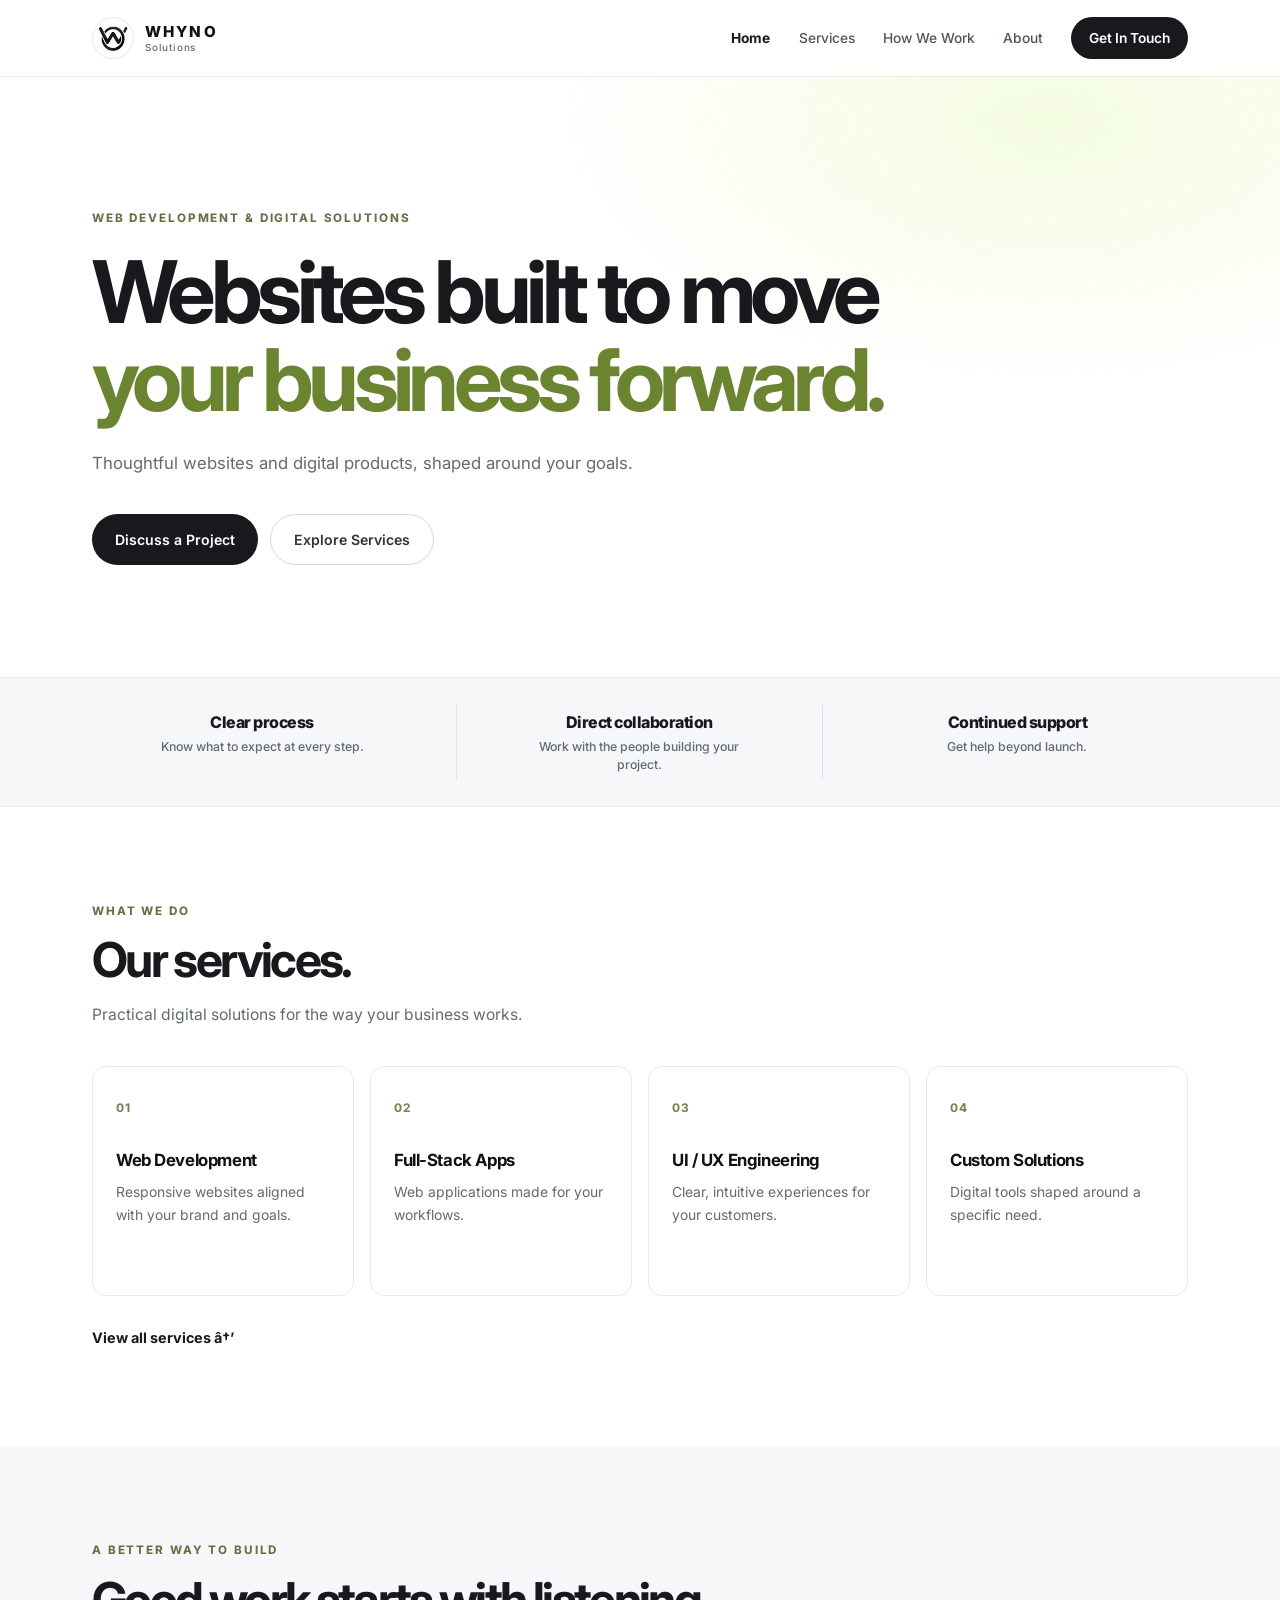
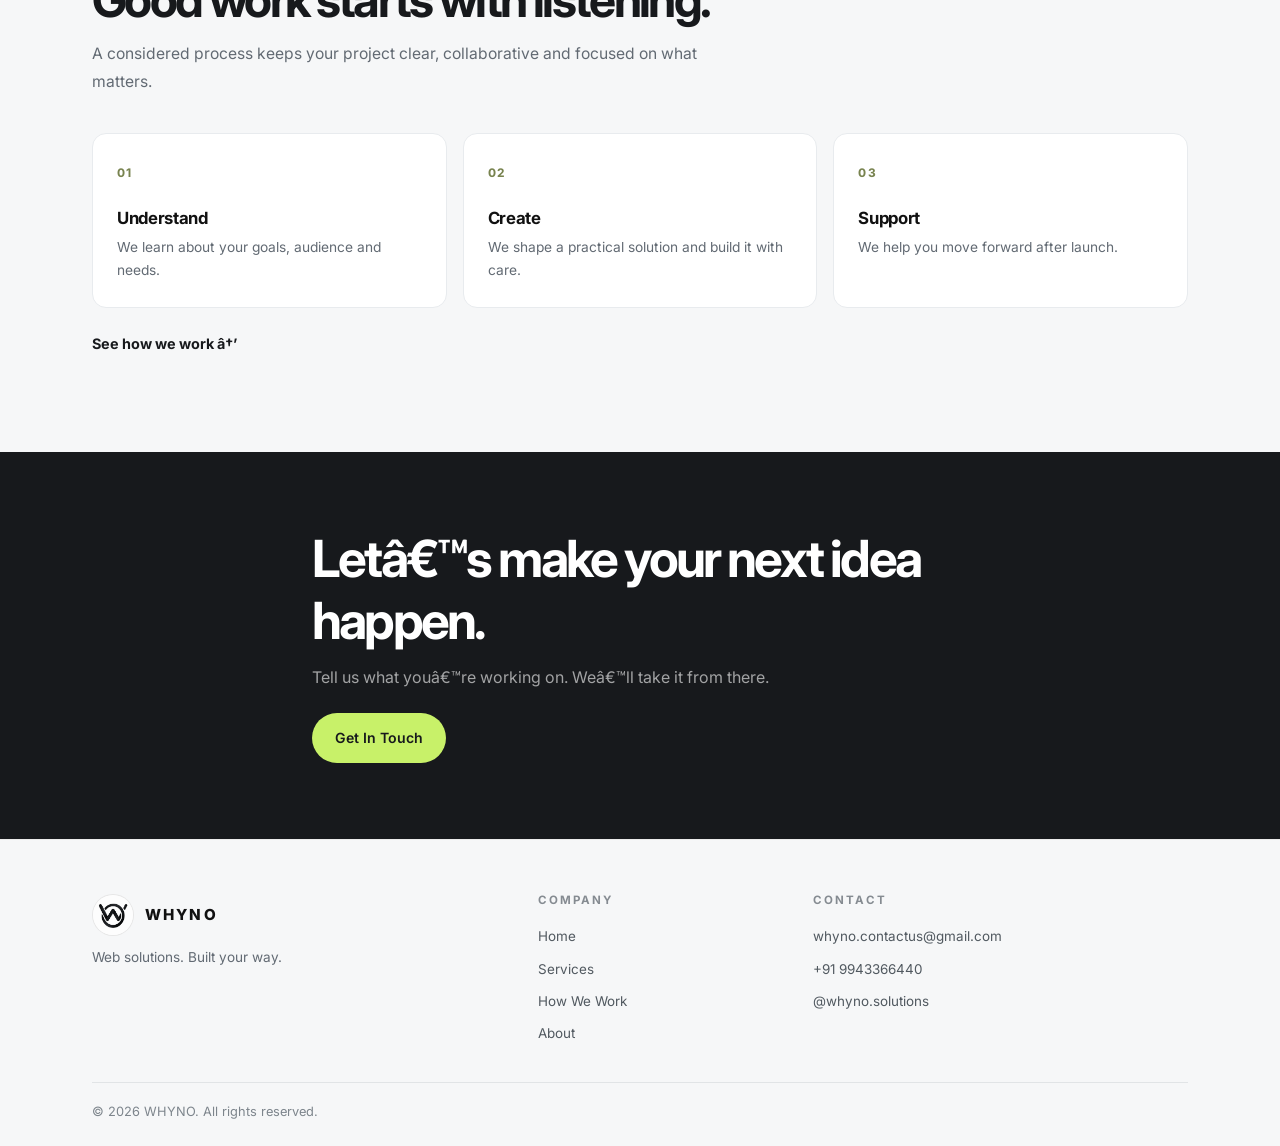
<file: index.html>
﻿<!DOCTYPE html>
<html lang="en">
<head>
    <meta charset="UTF-8">
    <meta name="viewport" content="width=device-width, initial-scale=1.0">
    <meta name="color-scheme" content="light only">
    <title>WHYNO â€” Web Development & Digital Solutions</title>
    <meta name="description" content="WHYNO builds custom websites, web applications and digital solutions engineered around your exact requirements.">
    <link rel="icon" type="image/png" href="assets/favicon.png">
    <link rel="preconnect" href="https://fonts.googleapis.com">
    <link rel="preconnect" href="https://fonts.gstatic.com" crossorigin>
    <link href="https://fonts.googleapis.com/css2?family=Inter:wght@300;400;500;600;700;800&display=swap" rel="stylesheet">
    <link rel="stylesheet" href="style.css">
</head>
<body>

    <!-- Header -->
    <header class="header" id="header">
        <div class="container header-inner">
            <a href="index.html" class="brand">
                <div class="brand-logo"><img src="assets/logo.png" alt="WHYNO"></div>
                <span class="brand-copy">
                    <span class="brand-name">WHYNO</span>
                    <span class="brand-tagline">Solutions</span>
                </span>
            </a>
            <nav class="nav" id="nav">
                <a href="index.html" class="nav-link active">Home</a>
                <a href="services.html" class="nav-link">Services</a>
                <a href="process.html" class="nav-link">How We Work</a>
                <a href="about.html" class="nav-link">About</a>
                <a href="contact.html" class="nav-link nav-link--cta">Get In Touch</a>
            </nav>
            <button class="menu-btn" id="menuBtn" aria-label="Toggle navigation" aria-controls="nav" aria-expanded="false">
                <span></span><span></span><span></span>
            </button>
        </div>
    </header>
    <div class="overlay" id="overlay"></div>

    <main>

        <!-- Hero -->
        <section class="hero">
            <div class="container">
                <p class="hero-label anim">Web Development &amp; Digital Solutions</p>
                <h1 class="hero-heading anim">Websites built to move <em>your business forward.</em></h1>
                <p class="hero-text anim">Thoughtful websites and digital products, shaped around your goals.</p>
                <div class="hero-btns anim">
                    <a href="contact.html" class="btn btn--dark">Discuss a Project</a>
                    <a href="services.html" class="btn btn--outline">Explore Services</a>
                </div>
            </div>
        </section>

        <!-- Trust Strip -->
        <section class="trust">
            <div class="container">
                <div class="trust-row">
                    <div class="trust-item anim">
                        <strong>Clear process</strong><span>Know what to expect at every step.</span>
                    </div>
                    <div class="trust-item anim">
                        <strong>Direct collaboration</strong><span>Work with the people building your project.</span>
                    </div>
                    <div class="trust-item anim">
                        <strong>Continued support</strong><span>Get help beyond launch.</span>
                    </div>
                </div>
            </div>
        </section>

        <!-- Services Preview -->
        <section class="section" id="services-preview">
            <div class="container">
                <div class="section-top">
                    <p class="label">What We Do</p>
                    <h2 class="heading-2">Our services.</h2>
                    <p class="sub-text">Practical digital solutions for the way your business works.</p>
                </div>
                <div class="card-grid card-grid--4">
                    <div class="card anim">
                        <span class="card-num">01</span>
                        <h3>Web Development</h3>
                        <p>Responsive websites aligned with your brand and goals.</p>
                    </div>
                    <div class="card anim">
                        <span class="card-num">02</span>
                        <h3>Full-Stack Apps</h3>
                        <p>Web applications made for your workflows.</p>
                    </div>
                    <div class="card anim">
                        <span class="card-num">03</span>
                        <h3>UI / UX Engineering</h3>
                        <p>Clear, intuitive experiences for your customers.</p>
                    </div>
                    <div class="card anim">
                        <span class="card-num">04</span>
                        <h3>Custom Solutions</h3>
                        <p>Digital tools shaped around a specific need.</p>
                    </div>
                </div>
                <div class="section-link">
                    <a href="services.html" class="link-arrow">View all services â†’</a>
                </div>
            </div>
        </section>

        <section class="home-approach section section--grey">
            <div class="container">
                <div class="section-top anim">
                    <p class="label">A better way to build</p>
                    <h2 class="heading-2">Good work starts with listening.</h2>
                    <p class="sub-text">A considered process keeps your project clear, collaborative and focused on what matters.</p>
                </div>
                <div class="approach-grid">
                    <article class="approach-step anim">
                        <span>01</span>
                        <h3>Understand</h3>
                        <p>We learn about your goals, audience and needs.</p>
                    </article>
                    <article class="approach-step anim">
                        <span>02</span>
                        <h3>Create</h3>
                        <p>We shape a practical solution and build it with care.</p>
                    </article>
                    <article class="approach-step anim">
                        <span>03</span>
                        <h3>Support</h3>
                        <p>We help you move forward after launch.</p>
                    </article>
                </div>
                <a href="process.html" class="link-arrow approach-link anim">See how we work â†’</a>
            </div>
        </section>

        <!-- CTA Band -->
        <section class="cta-band">
            <div class="container cta-inner">
                <h2 class="anim">Letâ€™s make your next idea happen.</h2>
                <p class="anim">Tell us what youâ€™re working on. Weâ€™ll take it from there.</p>
                <a href="contact.html" class="btn btn--white anim">Get In Touch</a>
            </div>
        </section>

    </main>

    <!-- Footer -->
    <footer class="footer">
        <div class="container">
            <div class="footer-grid">
                <div class="footer-brand">
                    <a href="index.html" class="brand">
                        <div class="brand-logo"><img src="assets/logo.png" alt="WHYNO"></div>
                        <span class="brand-name">WHYNO</span>
                    </a>
                    <p>Web solutions. Built your way.</p>
                </div>
                <div class="footer-col">
                    <h5>Company</h5>
                    <a href="index.html">Home</a>
                    <a href="services.html">Services</a>
                    <a href="process.html">How We Work</a>
                    <a href="about.html">About</a>
                </div>
                <div class="footer-col">
                    <h5>Contact</h5>
                    <a href="mailto:whyno.contactus@gmail.com">whyno.contactus@gmail.com</a>
                    <a href="tel:+919943366440">+91 9943366440</a>
                    <a href="https://www.instagram.com/whyno.solutions/" target="_blank" rel="noopener">@whyno.solutions</a>
                </div>
            </div>
            <div class="footer-bottom">
                <span>&copy; <span id="yr"></span> WHYNO. All rights reserved.</span>
            </div>
        </div>
    </footer>

    <button class="scroll-top" id="scrollTop" aria-label="Back to top">
        <svg viewBox="0 0 24 24" fill="none" stroke="currentColor" stroke-width="2"><polyline points="18 15 12 9 6 15"/></svg>
    </button>

    <script src="script.js"></script>
</body>
</html>
</file>
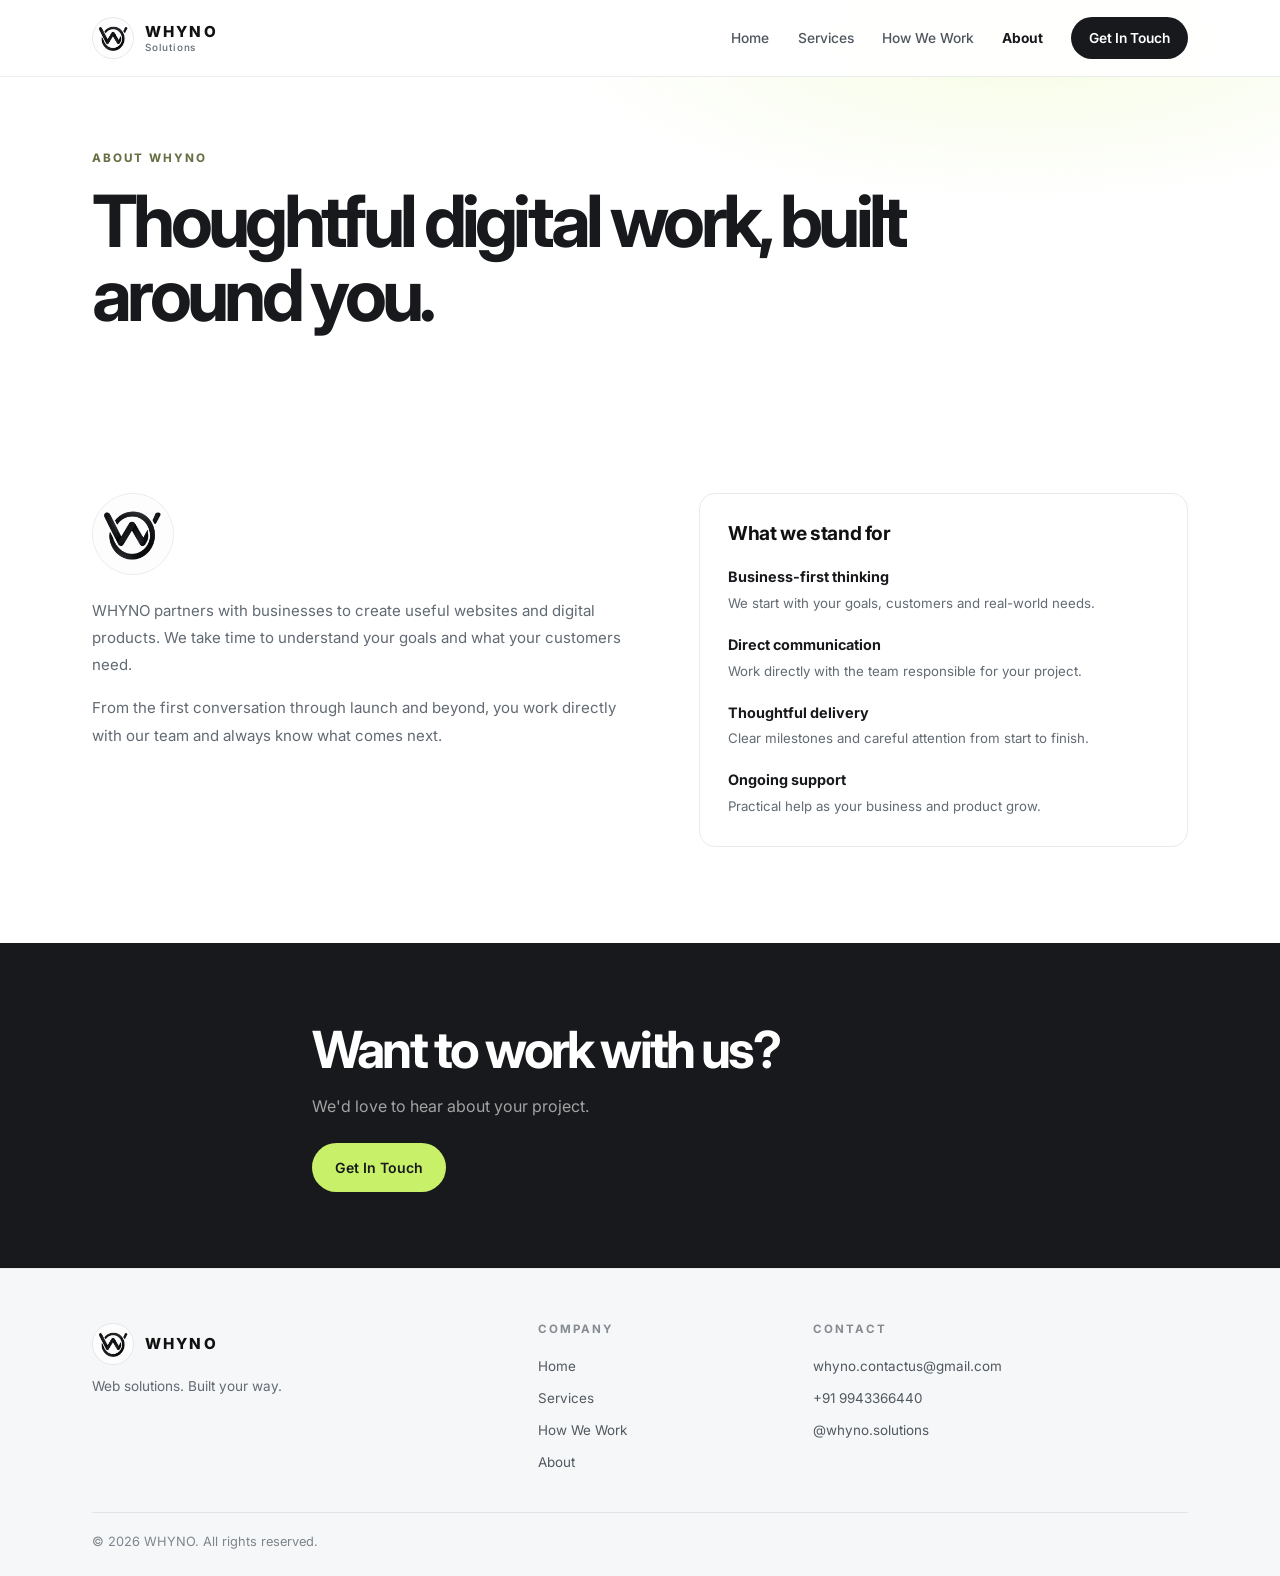
<file: about.html>
﻿<!DOCTYPE html>
<html lang="en">
<head>
    <meta charset="UTF-8">
    <meta name="viewport" content="width=device-width, initial-scale=1.0">
    <meta name="color-scheme" content="light only">
    <title>About â€” WHYNO</title>
    <meta name="description" content="WHYNO is a web technology company focused on building practical, well-engineered digital solutions.">
    <link rel="icon" type="image/png" href="assets/favicon.png">
    <link rel="preconnect" href="https://fonts.googleapis.com">
    <link rel="preconnect" href="https://fonts.gstatic.com" crossorigin>
    <link href="https://fonts.googleapis.com/css2?family=Inter:wght@300;400;500;600;700;800&display=swap" rel="stylesheet">
    <link rel="stylesheet" href="style.css">
</head>
<body>

    <header class="header" id="header">
        <div class="container header-inner">
            <a href="index.html" class="brand">
                <div class="brand-logo"><img src="assets/logo.png" alt="WHYNO"></div>
                <span class="brand-copy">
                    <span class="brand-name">WHYNO</span>
                    <span class="brand-tagline">Solutions</span>
                </span>
            </a>
            <nav class="nav" id="nav">
                <a href="index.html" class="nav-link">Home</a>
                <a href="services.html" class="nav-link">Services</a>
                <a href="process.html" class="nav-link">How We Work</a>
                <a href="about.html" class="nav-link active">About</a>
                <a href="contact.html" class="nav-link nav-link--cta">Get In Touch</a>
            </nav>
            <button class="menu-btn" id="menuBtn" aria-label="Toggle navigation" aria-controls="nav" aria-expanded="false">
                <span></span><span></span><span></span>
            </button>
        </div>
    </header>
    <div class="overlay" id="overlay"></div>

    <main>

        <section class="page-hero">
            <div class="container">
                <p class="label">About WHYNO</p>
                <h1 class="heading-1">Thoughtful digital work, built around you.</h1>
            </div>
        </section>

        <section class="section">
            <div class="container">
                <div class="about-layout">
                    <div class="about-content anim">
                        <div class="about-logo-block">
                            <div class="about-logo"><img src="assets/logo.png" alt="WHYNO"></div>
                        </div>
                        <p>WHYNO partners with businesses to create useful websites and digital products. We take time to understand your goals and what your customers need.</p>
                        <p>From the first conversation through launch and beyond, you work directly with our team and always know what comes next.</p>
                    </div>
                    <div class="about-side anim">
                        <div class="about-values-card">
                            <h3>What we stand for</h3>
                            <ul class="values-list">
                                <li>
                                    <strong>Business-first thinking</strong>
                                    <span>We start with your goals, customers and real-world needs.</span>
                                </li>
                                <li>
                                    <strong>Direct communication</strong>
                                    <span>Work directly with the team responsible for your project.</span>
                                </li>
                                <li>
                                    <strong>Thoughtful delivery</strong>
                                    <span>Clear milestones and careful attention from start to finish.</span>
                                </li>
                                <li>
                                    <strong>Ongoing support</strong>
                                    <span>Practical help as your business and product grow.</span>
                                </li>
                            </ul>
                        </div>
                    </div>
                </div>
            </div>
        </section>

        <section class="cta-band">
            <div class="container cta-inner">
                <h2>Want to work with us?</h2>
                <p>We'd love to hear about your project.</p>
                <a href="contact.html" class="btn btn--white">Get In Touch</a>
            </div>
        </section>

    </main>

    <footer class="footer">
        <div class="container">
            <div class="footer-grid">
                <div class="footer-brand">
                    <a href="index.html" class="brand">
                        <div class="brand-logo"><img src="assets/logo.png" alt="WHYNO"></div>
                        <span class="brand-name">WHYNO</span>
                    </a>
                    <p>Web solutions. Built your way.</p>
                </div>
                <div class="footer-col">
                    <h5>Company</h5>
                    <a href="index.html">Home</a>
                    <a href="services.html">Services</a>
                    <a href="process.html">How We Work</a>
                    <a href="about.html">About</a>
                </div>
                <div class="footer-col">
                    <h5>Contact</h5>
                    <a href="mailto:whyno.contactus@gmail.com">whyno.contactus@gmail.com</a>
                    <a href="tel:+919943366440">+91 9943366440</a>
                    <a href="https://www.instagram.com/whyno.solutions/" target="_blank" rel="noopener">@whyno.solutions</a>
                </div>
            </div>
            <div class="footer-bottom">
                <span>&copy; <span id="yr"></span> WHYNO. All rights reserved.</span>
            </div>
        </div>
    </footer>

    <button class="scroll-top" id="scrollTop" aria-label="Back to top">
        <svg viewBox="0 0 24 24" fill="none" stroke="currentColor" stroke-width="2"><polyline points="18 15 12 9 6 15"/></svg>
    </button>
    <script src="script.js"></script>
</body>
</html>
</file>
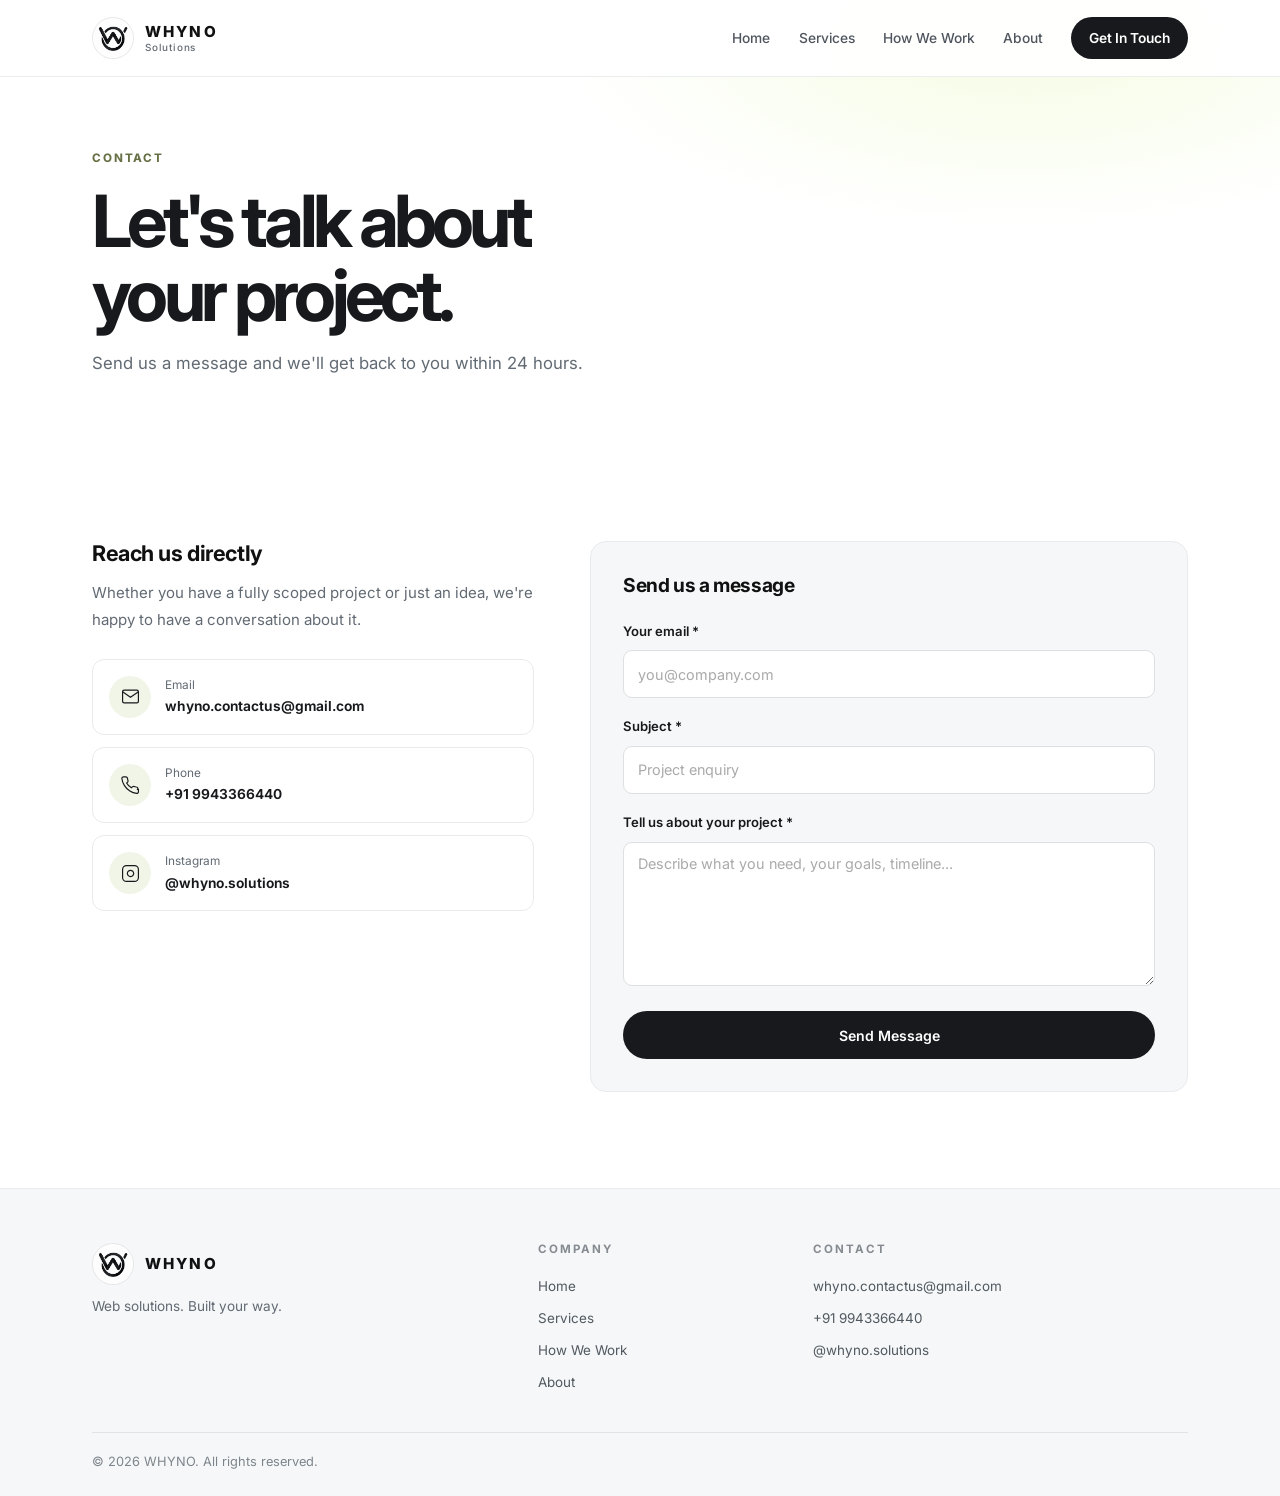
<file: contact.html>
﻿<!DOCTYPE html>
<html lang="en">
<head>
    <meta charset="UTF-8">
    <meta name="viewport" content="width=device-width, initial-scale=1.0">
    <meta name="color-scheme" content="light only">
    <title>Contact â€” WHYNO</title>
    <meta name="description" content="Get in touch with WHYNO. Tell us about your project and we'll reply within 24 hours.">
    <link rel="icon" type="image/png" href="assets/favicon.png">
    <link rel="preconnect" href="https://fonts.googleapis.com">
    <link rel="preconnect" href="https://fonts.gstatic.com" crossorigin>
    <link href="https://fonts.googleapis.com/css2?family=Inter:wght@300;400;500;600;700;800&display=swap" rel="stylesheet">
    <link rel="stylesheet" href="style.css">
</head>
<body>

    <header class="header" id="header">
        <div class="container header-inner">
            <a href="index.html" class="brand">
                <div class="brand-logo"><img src="assets/logo.png" alt="WHYNO"></div>
                <span class="brand-copy">
                    <span class="brand-name">WHYNO</span>
                    <span class="brand-tagline">Solutions</span>
                </span>
            </a>
            <nav class="nav" id="nav">
                <a href="index.html" class="nav-link">Home</a>
                <a href="services.html" class="nav-link">Services</a>
                <a href="process.html" class="nav-link">How We Work</a>
                <a href="about.html" class="nav-link">About</a>
                <a href="contact.html" class="nav-link nav-link--cta active">Get In Touch</a>
            </nav>
            <button class="menu-btn" id="menuBtn" aria-label="Toggle navigation" aria-controls="nav" aria-expanded="false">
                <span></span><span></span><span></span>
            </button>
        </div>
    </header>
    <div class="overlay" id="overlay"></div>

    <main>

        <section class="page-hero">
            <div class="container">
                <p class="label">Contact</p>
                <h1 class="heading-1">Let's talk about<br>your project.</h1>
                <p class="sub-text">Send us a message and we'll get back to you within 24 hours.</p>
            </div>
        </section>

        <section class="section">
            <div class="container">
                <div class="contact-layout">
                    <div class="contact-left anim">
                        <h2 class="heading-3">Reach us directly</h2>
                        <p class="contact-desc">Whether you have a fully scoped project or just an idea, we're happy to have a conversation about it.</p>

                        <div class="contact-cards">
                            <a href="mailto:whyno.contactus@gmail.com" class="contact-card">
                                <div class="contact-icon">
                                    <svg viewBox="0 0 24 24" fill="none" stroke="currentColor" stroke-width="1.5"><path d="M4 4h16c1.1 0 2 .9 2 2v12c0 1.1-.9 2-2 2H4c-1.1 0-2-.9-2-2V6c0-1.1.9-2 2-2z"/><polyline points="22,6 12,13 2,6"/></svg>
                                </div>
                                <div>
                                    <small>Email</small>
                                    <span>whyno.contactus@gmail.com</span>
                                </div>
                            </a>
                            <a href="tel:+919943366440" class="contact-card">
                                <div class="contact-icon">
                                    <svg viewBox="0 0 24 24" fill="none" stroke="currentColor" stroke-width="1.5"><path d="M22 16.92v3a2 2 0 0 1-2.18 2 19.79 19.79 0 0 1-8.63-3.07A19.5 19.5 0 0 1 4.19 11.9 19.79 19.79 0 0 1 1.12 3.23 2 2 0 0 1 3.1 1h3a2 2 0 0 1 2 1.72c.127.96.361 1.903.7 2.81a2 2 0 0 1-.45 2.11L7.09 8.91a16 16 0 0 0 6 6l1.27-1.27a2 2 0 0 1 2.11-.45c.907.339 1.85.573 2.81.7A2 2 0 0 1 21 16.92z"/></svg>
                                </div>
                                <div>
                                    <small>Phone</small>
                                    <span>+91 9943366440</span>
                                </div>
                            </a>
                            <a href="https://www.instagram.com/whyno.solutions/" target="_blank" rel="noopener noreferrer" class="contact-card">
                                <div class="contact-icon">
                                    <svg viewBox="0 0 24 24" fill="none" stroke="currentColor" stroke-width="1.5"><rect x="2" y="2" width="20" height="20" rx="5"/><path d="M16 11.37A4 4 0 1 1 12.63 8 4 4 0 0 1 16 11.37z"/><line x1="17.5" y1="6.5" x2="17.51" y2="6.5"/></svg>
                                </div>
                                <div>
                                    <small>Instagram</small>
                                    <span>@whyno.solutions</span>
                                </div>
                            </a>
                        </div>
                    </div>

                    <div class="contact-right anim">
                        <form class="form" id="contactForm">
                            <h3 class="form-title">Send us a message</h3>
                            <div class="form-field">
                                <label for="email">Your email *</label>
                                <input type="email" id="email" name="email" placeholder="you@company.com" required>
                            </div>
                            <div class="form-field">
                                <label for="subject">Subject *</label>
                                <input type="text" id="subject" name="subject" placeholder="Project enquiry" required>
                            </div>
                            <div class="form-field">
                                <label for="content">Tell us about your project *</label>
                                <textarea id="content" name="content" rows="6" placeholder="Describe what you need, your goals, timeline..." required></textarea>
                            </div>
                            <button type="submit" class="btn btn--dark btn--full" id="submitBtn">Send Message</button>
                        </form>
                    </div>
                </div>
            </div>
        </section>

    </main>

    <footer class="footer">
        <div class="container">
            <div class="footer-grid">
                <div class="footer-brand">
                    <a href="index.html" class="brand">
                        <div class="brand-logo"><img src="assets/logo.png" alt="WHYNO"></div>
                        <span class="brand-name">WHYNO</span>
                    </a>
                    <p>Web solutions. Built your way.</p>
                </div>
                <div class="footer-col">
                    <h5>Company</h5>
                    <a href="index.html">Home</a>
                    <a href="services.html">Services</a>
                    <a href="process.html">How We Work</a>
                    <a href="about.html">About</a>
                </div>
                <div class="footer-col">
                    <h5>Contact</h5>
                    <a href="mailto:whyno.contactus@gmail.com">whyno.contactus@gmail.com</a>
                    <a href="tel:+919943366440">+91 9943366440</a>
                    <a href="https://www.instagram.com/whyno.solutions/" target="_blank" rel="noopener">@whyno.solutions</a>
                </div>
            </div>
            <div class="footer-bottom">
                <span>&copy; <span id="yr"></span> WHYNO. All rights reserved.</span>
            </div>
        </div>
    </footer>

    <button class="scroll-top" id="scrollTop" aria-label="Back to top">
        <svg viewBox="0 0 24 24" fill="none" stroke="currentColor" stroke-width="2"><polyline points="18 15 12 9 6 15"/></svg>
    </button>
    <script src="script.js"></script>
</body>
</html>
</file>
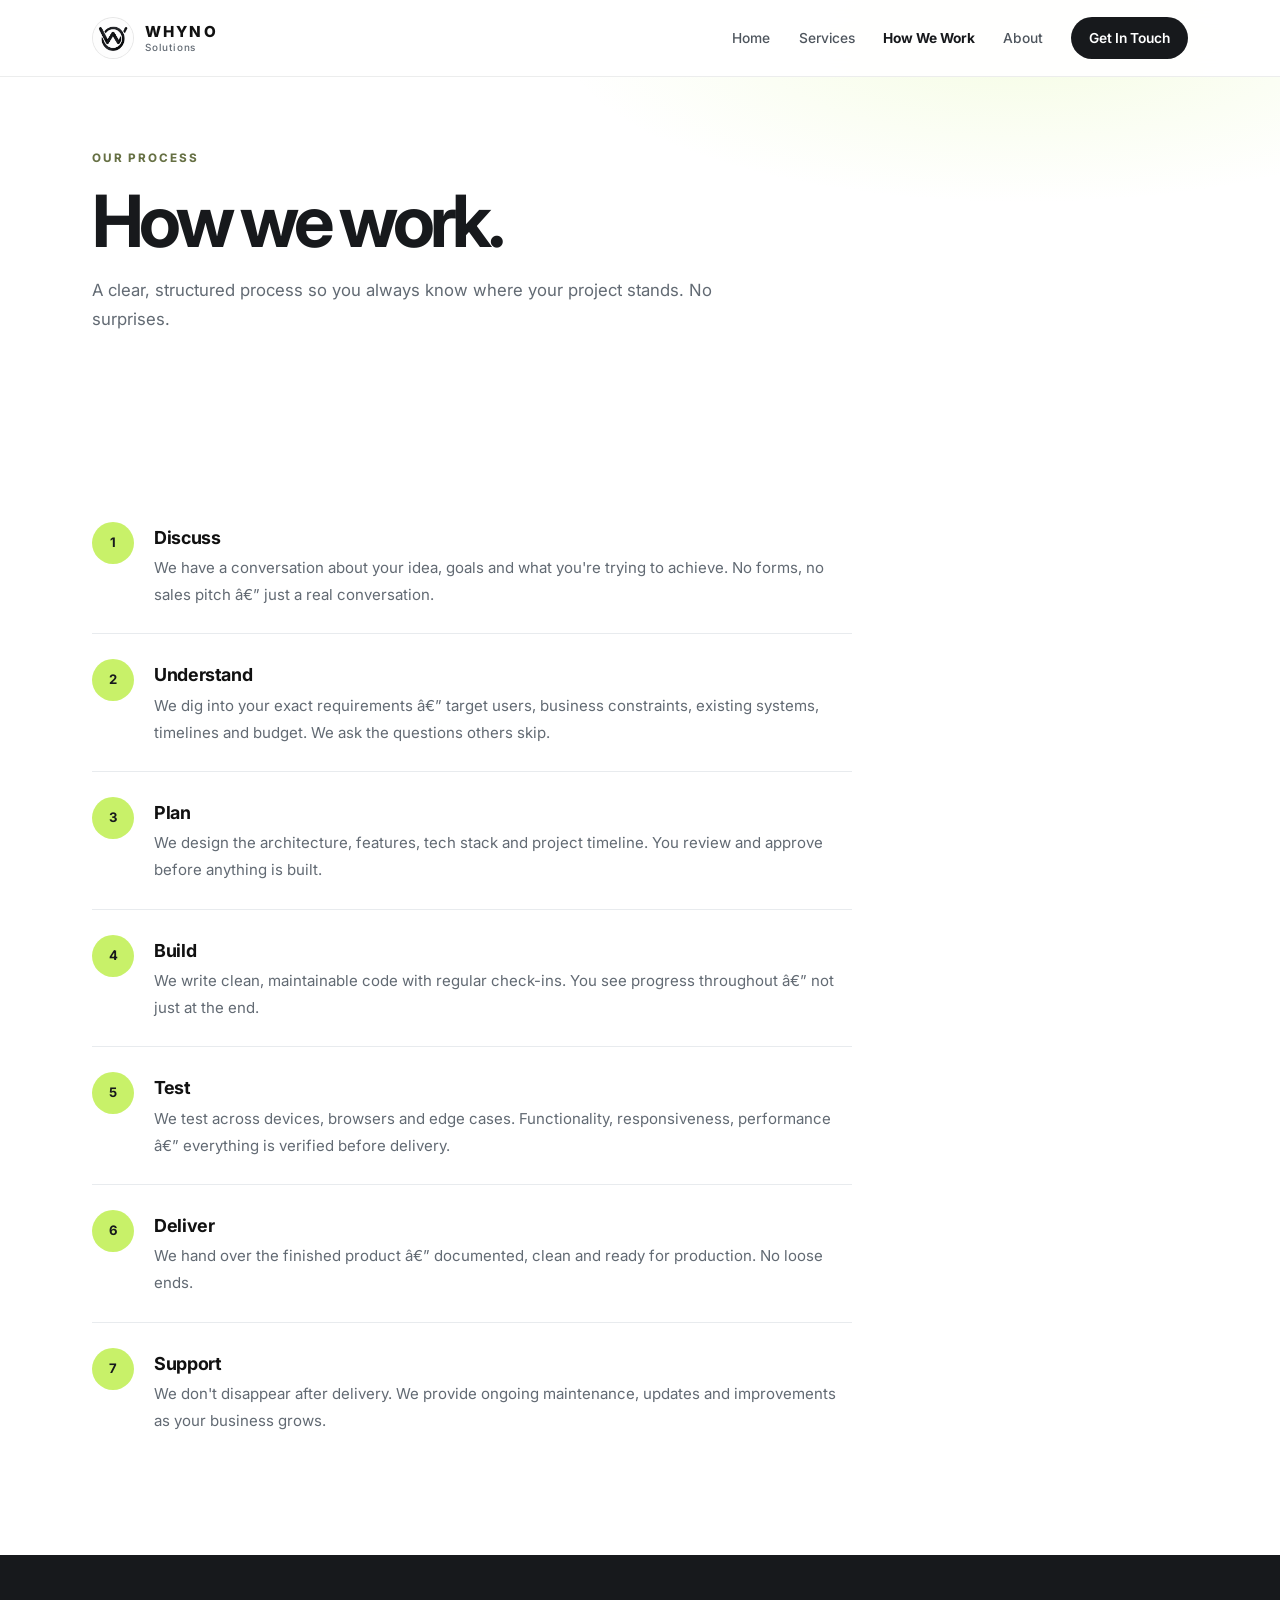
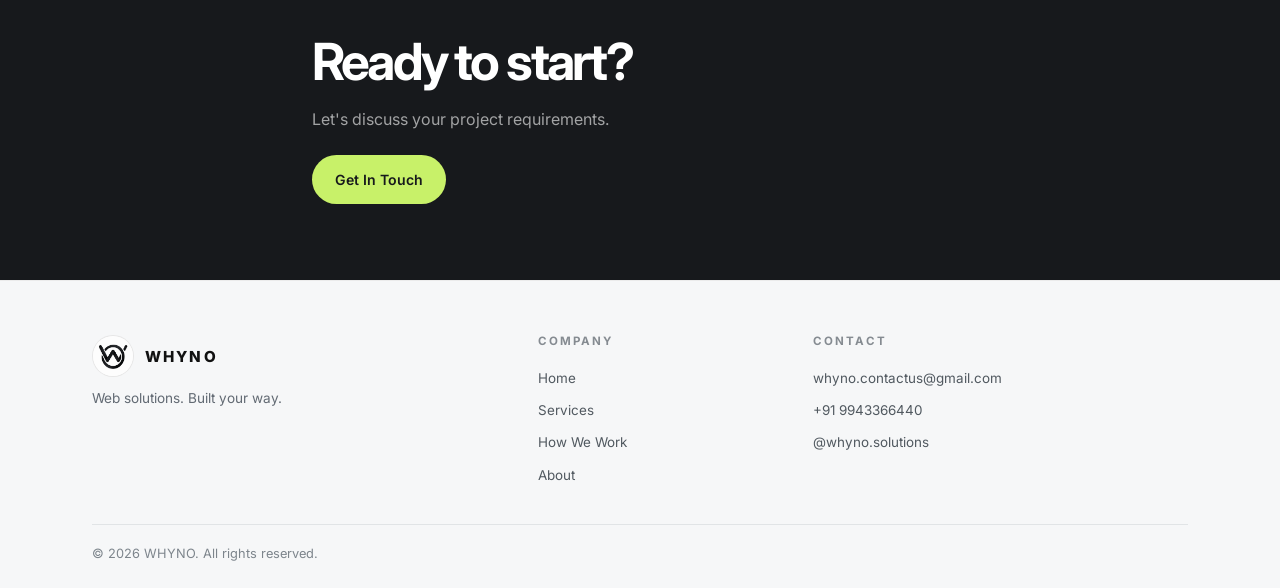
<file: process.html>
﻿<!DOCTYPE html>
<html lang="en">
<head>
    <meta charset="UTF-8">
    <meta name="viewport" content="width=device-width, initial-scale=1.0">
    <meta name="color-scheme" content="light only">
    <title>How We Work â€” WHYNO</title>
    <meta name="description" content="Our structured 7-step process from requirement to delivery. Transparent, predictable, professional.">
    <link rel="icon" type="image/png" href="assets/favicon.png">
    <link rel="preconnect" href="https://fonts.googleapis.com">
    <link rel="preconnect" href="https://fonts.gstatic.com" crossorigin>
    <link href="https://fonts.googleapis.com/css2?family=Inter:wght@300;400;500;600;700;800&display=swap" rel="stylesheet">
    <link rel="stylesheet" href="style.css">
</head>
<body>

    <header class="header" id="header">
        <div class="container header-inner">
            <a href="index.html" class="brand">
                <div class="brand-logo"><img src="assets/logo.png" alt="WHYNO"></div>
                <span class="brand-copy">
                    <span class="brand-name">WHYNO</span>
                    <span class="brand-tagline">Solutions</span>
                </span>
            </a>
            <nav class="nav" id="nav">
                <a href="index.html" class="nav-link">Home</a>
                <a href="services.html" class="nav-link">Services</a>
                <a href="process.html" class="nav-link active">How We Work</a>
                <a href="about.html" class="nav-link">About</a>
                <a href="contact.html" class="nav-link nav-link--cta">Get In Touch</a>
            </nav>
            <button class="menu-btn" id="menuBtn" aria-label="Toggle navigation" aria-controls="nav" aria-expanded="false">
                <span></span><span></span><span></span>
            </button>
        </div>
    </header>
    <div class="overlay" id="overlay"></div>

    <main>

        <section class="page-hero">
            <div class="container">
                <p class="label">Our Process</p>
                <h1 class="heading-1">How we work.</h1>
                <p class="sub-text">A clear, structured process so you always know where your project stands. No surprises.</p>
            </div>
        </section>

        <section class="section">
            <div class="container">
                <div class="process-list">
                    <div class="process-item anim">
                        <div class="process-num">1</div>
                        <div class="process-body">
                            <h3>Discuss</h3>
                            <p>We have a conversation about your idea, goals and what you're trying to achieve. No forms, no sales pitch â€” just a real conversation.</p>
                        </div>
                    </div>
                    <div class="process-item anim">
                        <div class="process-num">2</div>
                        <div class="process-body">
                            <h3>Understand</h3>
                            <p>We dig into your exact requirements â€” target users, business constraints, existing systems, timelines and budget. We ask the questions others skip.</p>
                        </div>
                    </div>
                    <div class="process-item anim">
                        <div class="process-num">3</div>
                        <div class="process-body">
                            <h3>Plan</h3>
                            <p>We design the architecture, features, tech stack and project timeline. You review and approve before anything is built.</p>
                        </div>
                    </div>
                    <div class="process-item anim">
                        <div class="process-num">4</div>
                        <div class="process-body">
                            <h3>Build</h3>
                            <p>We write clean, maintainable code with regular check-ins. You see progress throughout â€” not just at the end.</p>
                        </div>
                    </div>
                    <div class="process-item anim">
                        <div class="process-num">5</div>
                        <div class="process-body">
                            <h3>Test</h3>
                            <p>We test across devices, browsers and edge cases. Functionality, responsiveness, performance â€” everything is verified before delivery.</p>
                        </div>
                    </div>
                    <div class="process-item anim">
                        <div class="process-num">6</div>
                        <div class="process-body">
                            <h3>Deliver</h3>
                            <p>We hand over the finished product â€” documented, clean and ready for production. No loose ends.</p>
                        </div>
                    </div>
                    <div class="process-item anim">
                        <div class="process-num">7</div>
                        <div class="process-body">
                            <h3>Support</h3>
                            <p>We don't disappear after delivery. We provide ongoing maintenance, updates and improvements as your business grows.</p>
                        </div>
                    </div>
                </div>
            </div>
        </section>

        <section class="cta-band">
            <div class="container cta-inner">
                <h2>Ready to start?</h2>
                <p>Let's discuss your project requirements.</p>
                <a href="contact.html" class="btn btn--white">Get In Touch</a>
            </div>
        </section>

    </main>

    <footer class="footer">
        <div class="container">
            <div class="footer-grid">
                <div class="footer-brand">
                    <a href="index.html" class="brand">
                        <div class="brand-logo"><img src="assets/logo.png" alt="WHYNO"></div>
                        <span class="brand-name">WHYNO</span>
                    </a>
                    <p>Web solutions. Built your way.</p>
                </div>
                <div class="footer-col">
                    <h5>Company</h5>
                    <a href="index.html">Home</a>
                    <a href="services.html">Services</a>
                    <a href="process.html">How We Work</a>
                    <a href="about.html">About</a>
                </div>
                <div class="footer-col">
                    <h5>Contact</h5>
                    <a href="mailto:whyno.contactus@gmail.com">whyno.contactus@gmail.com</a>
                    <a href="tel:+919943366440">+91 9943366440</a>
                    <a href="https://www.instagram.com/whyno.solutions/" target="_blank" rel="noopener">@whyno.solutions</a>
                </div>
            </div>
            <div class="footer-bottom">
                <span>&copy; <span id="yr"></span> WHYNO. All rights reserved.</span>
            </div>
        </div>
    </footer>

    <button class="scroll-top" id="scrollTop" aria-label="Back to top">
        <svg viewBox="0 0 24 24" fill="none" stroke="currentColor" stroke-width="2"><polyline points="18 15 12 9 6 15"/></svg>
    </button>
    <script src="script.js"></script>
</body>
</html>
</file>
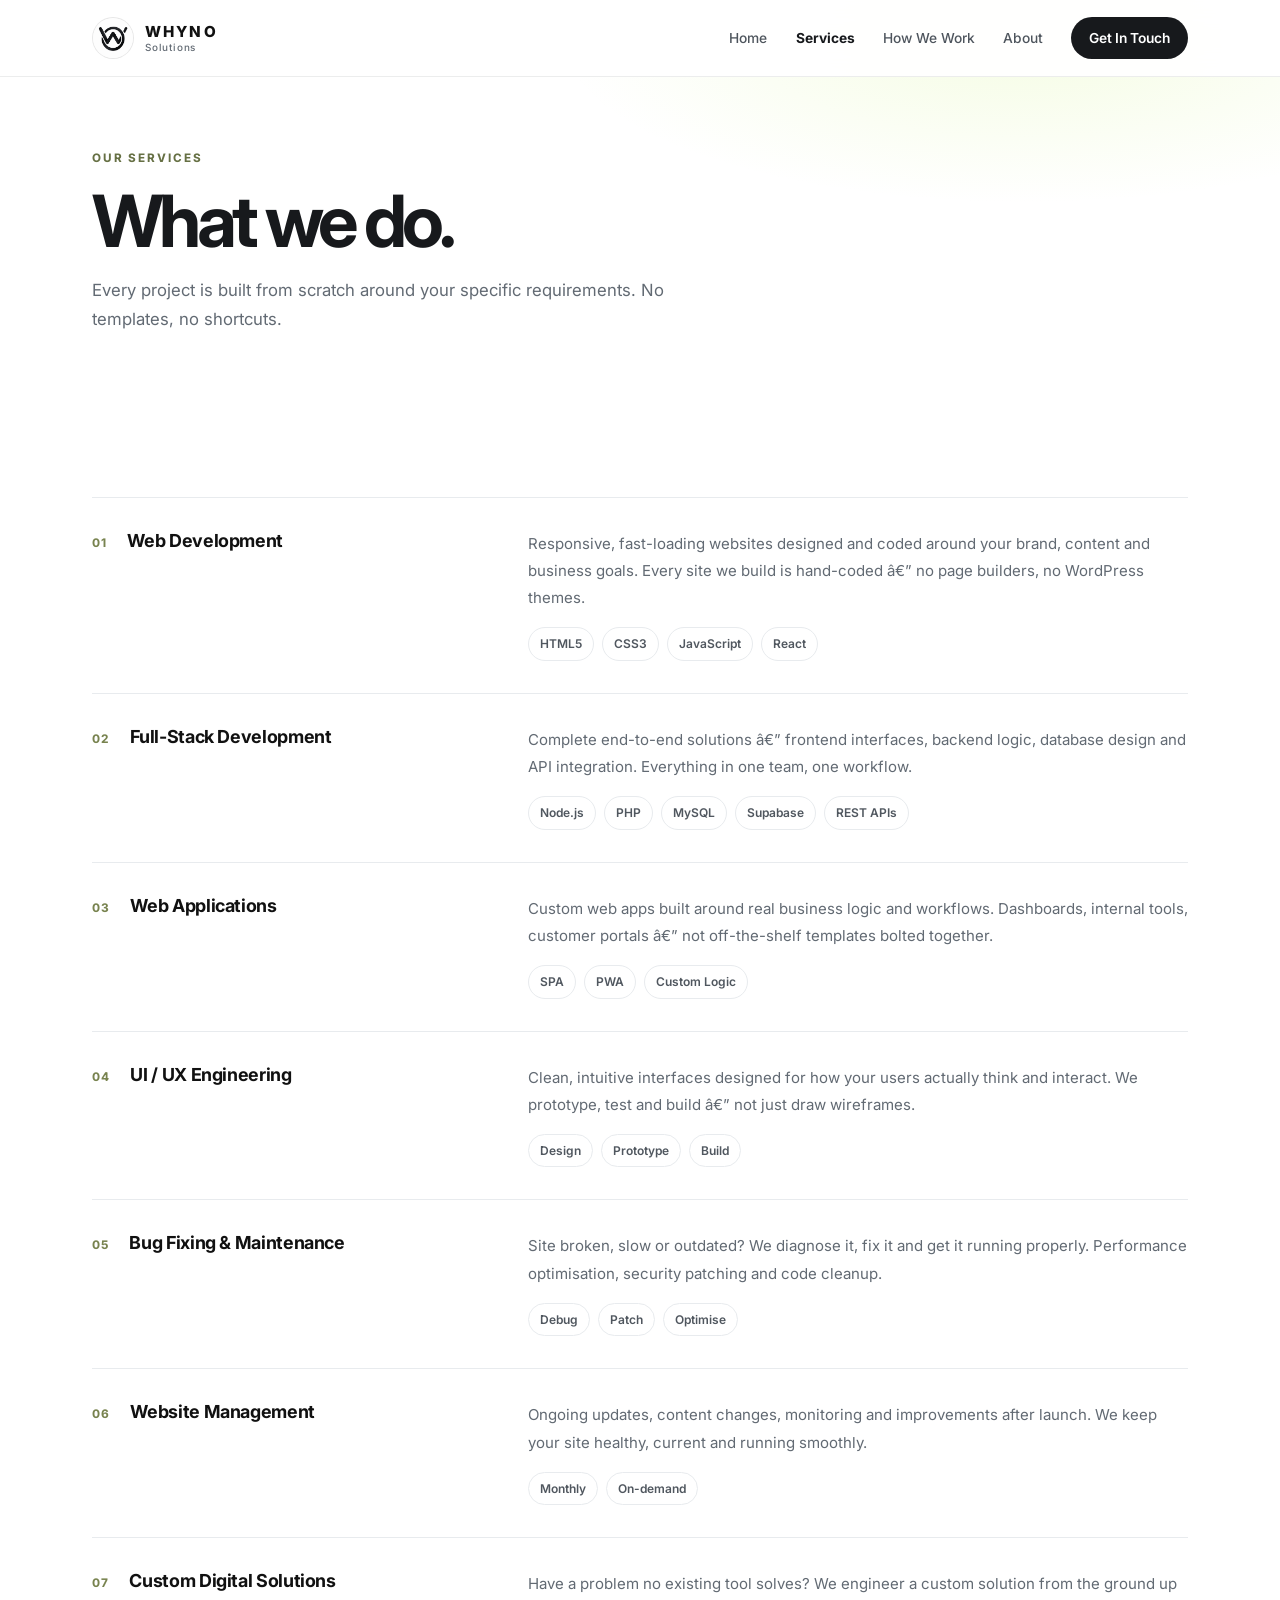
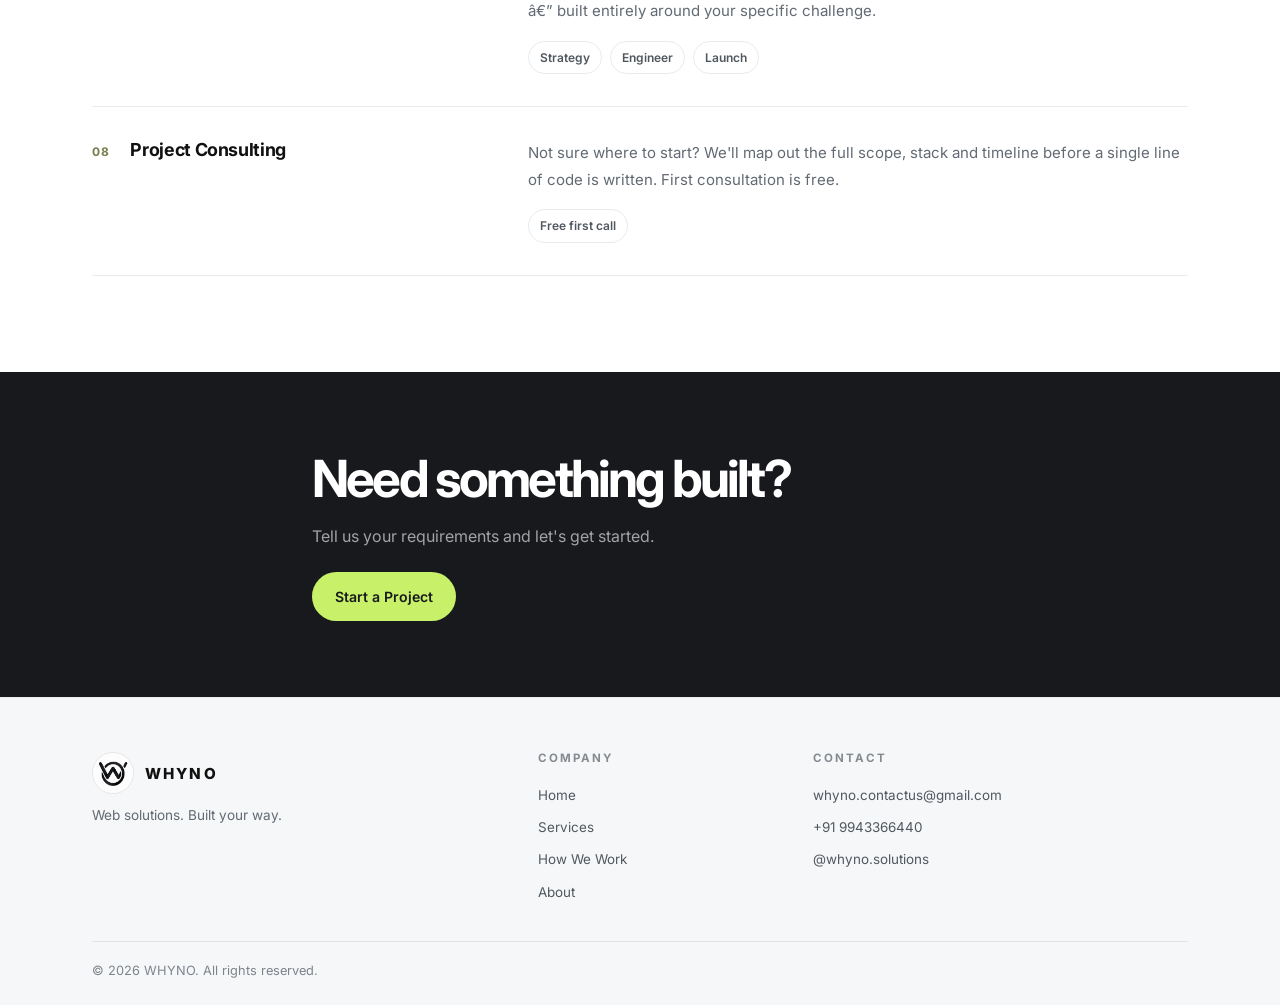
<file: services.html>
﻿<!DOCTYPE html>
<html lang="en">
<head>
    <meta charset="UTF-8">
    <meta name="viewport" content="width=device-width, initial-scale=1.0">
    <meta name="color-scheme" content="light only">
    <title>Services â€” WHYNO</title>
    <meta name="description" content="Web development, full-stack apps, UI/UX engineering, bug fixing and custom digital solutions by WHYNO.">
    <link rel="icon" type="image/png" href="assets/favicon.png">
    <link rel="preconnect" href="https://fonts.googleapis.com">
    <link rel="preconnect" href="https://fonts.gstatic.com" crossorigin>
    <link href="https://fonts.googleapis.com/css2?family=Inter:wght@300;400;500;600;700;800&display=swap" rel="stylesheet">
    <link rel="stylesheet" href="style.css">
</head>
<body>

    <header class="header" id="header">
        <div class="container header-inner">
            <a href="index.html" class="brand">
                <div class="brand-logo"><img src="assets/logo.png" alt="WHYNO"></div>
                <span class="brand-copy">
                    <span class="brand-name">WHYNO</span>
                    <span class="brand-tagline">Solutions</span>
                </span>
            </a>
            <nav class="nav" id="nav">
                <a href="index.html" class="nav-link">Home</a>
                <a href="services.html" class="nav-link active">Services</a>
                <a href="process.html" class="nav-link">How We Work</a>
                <a href="about.html" class="nav-link">About</a>
                <a href="contact.html" class="nav-link nav-link--cta">Get In Touch</a>
            </nav>
            <button class="menu-btn" id="menuBtn" aria-label="Toggle navigation" aria-controls="nav" aria-expanded="false">
                <span></span><span></span><span></span>
            </button>
        </div>
    </header>
    <div class="overlay" id="overlay"></div>

    <main>

        <section class="page-hero">
            <div class="container">
                <p class="label">Our Services</p>
                <h1 class="heading-1">What we do.</h1>
                <p class="sub-text">Every project is built from scratch around your specific requirements. No templates, no shortcuts.</p>
            </div>
        </section>

        <section class="section">
            <div class="container">
                <div class="service-list">

                    <div class="service-row anim">
                        <div class="service-left">
                            <span class="service-num">01</span>
                            <h3>Web Development</h3>
                        </div>
                        <div class="service-right">
                            <p>Responsive, fast-loading websites designed and coded around your brand, content and business goals. Every site we build is hand-coded â€” no page builders, no WordPress themes.</p>
                            <div class="service-tags">
                                <span>HTML5</span><span>CSS3</span><span>JavaScript</span><span>React</span>
                            </div>
                        </div>
                    </div>

                    <div class="service-row anim">
                        <div class="service-left">
                            <span class="service-num">02</span>
                            <h3>Full-Stack Development</h3>
                        </div>
                        <div class="service-right">
                            <p>Complete end-to-end solutions â€” frontend interfaces, backend logic, database design and API integration. Everything in one team, one workflow.</p>
                            <div class="service-tags">
                                <span>Node.js</span><span>PHP</span><span>MySQL</span><span>Supabase</span><span>REST APIs</span>
                            </div>
                        </div>
                    </div>

                    <div class="service-row anim">
                        <div class="service-left">
                            <span class="service-num">03</span>
                            <h3>Web Applications</h3>
                        </div>
                        <div class="service-right">
                            <p>Custom web apps built around real business logic and workflows. Dashboards, internal tools, customer portals â€” not off-the-shelf templates bolted together.</p>
                            <div class="service-tags">
                                <span>SPA</span><span>PWA</span><span>Custom Logic</span>
                            </div>
                        </div>
                    </div>

                    <div class="service-row anim">
                        <div class="service-left">
                            <span class="service-num">04</span>
                            <h3>UI / UX Engineering</h3>
                        </div>
                        <div class="service-right">
                            <p>Clean, intuitive interfaces designed for how your users actually think and interact. We prototype, test and build â€” not just draw wireframes.</p>
                            <div class="service-tags">
                                <span>Design</span><span>Prototype</span><span>Build</span>
                            </div>
                        </div>
                    </div>

                    <div class="service-row anim">
                        <div class="service-left">
                            <span class="service-num">05</span>
                            <h3>Bug Fixing &amp; Maintenance</h3>
                        </div>
                        <div class="service-right">
                            <p>Site broken, slow or outdated? We diagnose it, fix it and get it running properly. Performance optimisation, security patching and code cleanup.</p>
                            <div class="service-tags">
                                <span>Debug</span><span>Patch</span><span>Optimise</span>
                            </div>
                        </div>
                    </div>

                    <div class="service-row anim">
                        <div class="service-left">
                            <span class="service-num">06</span>
                            <h3>Website Management</h3>
                        </div>
                        <div class="service-right">
                            <p>Ongoing updates, content changes, monitoring and improvements after launch. We keep your site healthy, current and running smoothly.</p>
                            <div class="service-tags">
                                <span>Monthly</span><span>On-demand</span>
                            </div>
                        </div>
                    </div>

                    <div class="service-row anim">
                        <div class="service-left">
                            <span class="service-num">07</span>
                            <h3>Custom Digital Solutions</h3>
                        </div>
                        <div class="service-right">
                            <p>Have a problem no existing tool solves? We engineer a custom solution from the ground up â€” built entirely around your specific challenge.</p>
                            <div class="service-tags">
                                <span>Strategy</span><span>Engineer</span><span>Launch</span>
                            </div>
                        </div>
                    </div>

                    <div class="service-row anim">
                        <div class="service-left">
                            <span class="service-num">08</span>
                            <h3>Project Consulting</h3>
                        </div>
                        <div class="service-right">
                            <p>Not sure where to start? We'll map out the full scope, stack and timeline before a single line of code is written. First consultation is free.</p>
                            <div class="service-tags">
                                <span>Free first call</span>
                            </div>
                        </div>
                    </div>

                </div>
            </div>
        </section>

        <section class="cta-band">
            <div class="container cta-inner">
                <h2>Need something built?</h2>
                <p>Tell us your requirements and let's get started.</p>
                <a href="contact.html" class="btn btn--white">Start a Project</a>
            </div>
        </section>

    </main>

    <footer class="footer">
        <div class="container">
            <div class="footer-grid">
                <div class="footer-brand">
                    <a href="index.html" class="brand">
                        <div class="brand-logo"><img src="assets/logo.png" alt="WHYNO"></div>
                        <span class="brand-name">WHYNO</span>
                    </a>
                    <p>Web solutions. Built your way.</p>
                </div>
                <div class="footer-col">
                    <h5>Company</h5>
                    <a href="index.html">Home</a>
                    <a href="services.html">Services</a>
                    <a href="process.html">How We Work</a>
                    <a href="about.html">About</a>
                </div>
                <div class="footer-col">
                    <h5>Contact</h5>
                    <a href="mailto:whyno.contactus@gmail.com">whyno.contactus@gmail.com</a>
                    <a href="tel:+919943366440">+91 9943366440</a>
                    <a href="https://www.instagram.com/whyno.solutions/" target="_blank" rel="noopener">@whyno.solutions</a>
                </div>
            </div>
            <div class="footer-bottom">
                <span>&copy; <span id="yr"></span> WHYNO. All rights reserved.</span>
            </div>
        </div>
    </footer>

    <button class="scroll-top" id="scrollTop" aria-label="Back to top">
        <svg viewBox="0 0 24 24" fill="none" stroke="currentColor" stroke-width="2"><polyline points="18 15 12 9 6 15"/></svg>
    </button>
    <script src="script.js"></script>
</body>
</html>
</file>
<file: style.css>
/* ============================================================
   WHYNO — Professional IT Company
   ALWAYS LIGHT MODE. Black & white. Clean. No gimmicks.
   Font: Inter
   ============================================================ */

/* Force light everywhere */
:root {
    color-scheme: light only;
}

*,
*::before,
*::after {
    box-sizing: border-box;
    margin: 0;
    padding: 0;
}

html {
    scroll-behavior: smooth;
    font-size: 16px;
}

body {
    font-family: 'Inter', -apple-system, BlinkMacSystemFont, 'Segoe UI', sans-serif;
    background-color: #ffffff;
    color: #333333;
    line-height: 1.7;
    -webkit-font-smoothing: antialiased;
    -moz-osx-font-smoothing: grayscale;
    overflow-x: hidden;
}

a {
    color: inherit;
    text-decoration: none;
}

ul { list-style: none; }

img {
    display: block;
    max-width: 100%;
    height: auto;
}

::selection {
    background: #111111;
    color: #ffffff;
}

h1, h2, h3, h4, h5 {
    color: #111111;
    font-weight: 700;
    line-height: 1.2;
    letter-spacing: -0.02em;
}

/* ── Layout ── */
.container {
    width: 100%;
    max-width: 1120px;
    margin: 0 auto;
    padding: 0 32px;
}

/* ============================================================
   LOADER
   ============================================================ */
.loader {
    position: fixed;
    inset: 0;
    z-index: 9999;
    background: #ffffff;
    display: flex;
    align-items: center;
    justify-content: center;
    transition: opacity 0.5s ease, visibility 0.5s ease;
}

.loader.hide {
    opacity: 0;
    visibility: hidden;
    pointer-events: none;
}

.loader-logo {
    width: 48px;
    height: 48px;
    animation: fadeInOut 1.5s ease-in-out infinite;
}

@keyframes fadeInOut {
    0%, 100% { opacity: 0.3; }
    50% { opacity: 1; }
}

/* ============================================================
   HEADER / NAVBAR
   ============================================================ */
.header {
    position: fixed;
    top: 0;
    left: 0;
    width: 100%;
    z-index: 1000;
    background: rgba(255, 255, 255, 0.95);
    backdrop-filter: blur(12px);
    -webkit-backdrop-filter: blur(12px);
    border-bottom: 1px solid #f0f0f0;
    padding: 0;
    transition: box-shadow 0.3s ease;
}

.header.scrolled {
    box-shadow: 0 1px 12px rgba(0, 0, 0, 0.06);
}

.header-inner {
    display: flex;
    align-items: center;
    justify-content: space-between;
    height: 64px;
}

/* Brand */
.brand {
    display: flex;
    align-items: center;
    gap: 10px;
}

.brand-icon {
    width: 32px;
    height: 32px;
    border-radius: 6px;
    object-fit: contain;
}

.brand-name {
    font-size: 1rem;
    font-weight: 800;
    letter-spacing: 1.5px;
    color: #111111;
    text-transform: uppercase;
}

/* Nav links */
.nav {
    display: flex;
    align-items: center;
    gap: 32px;
}

.nav-link {
    font-size: 0.88rem;
    font-weight: 500;
    color: #555555;
    transition: color 0.2s ease;
}

.nav-link:hover,
.nav-link.active {
    color: #111111;
}

.nav-link--cta {
    padding: 8px 20px;
    background: #111111;
    color: #ffffff !important;
    border-radius: 6px;
    font-weight: 600;
    font-size: 0.84rem;
    transition: background 0.2s ease;
}

.nav-link--cta:hover {
    background: #333333;
}

/* Menu toggle */
.menu-toggle {
    display: none;
    flex-direction: column;
    gap: 5px;
    background: none;
    border: none;
    cursor: pointer;
    padding: 4px;
    z-index: 1100;
}

.menu-toggle span {
    display: block;
    width: 20px;
    height: 1.5px;
    background: #111111;
    border-radius: 2px;
    transition: transform 0.25s ease, opacity 0.25s ease;
}

.menu-toggle.open span:nth-child(1) {
    transform: translateY(6.5px) rotate(45deg);
}
.menu-toggle.open span:nth-child(2) {
    opacity: 0;
}
.menu-toggle.open span:nth-child(3) {
    transform: translateY(-6.5px) rotate(-45deg);
}

/* Overlay */
.overlay {
    display: none;
    position: fixed;
    inset: 0;
    background: rgba(0, 0, 0, 0.3);
    z-index: 990;
    opacity: 0;
    transition: opacity 0.3s ease;
}
.overlay.show {
    opacity: 1;
}

/* ============================================================
   BUTTONS
   ============================================================ */
.btn {
    display: inline-flex;
    align-items: center;
    justify-content: center;
    gap: 8px;
    padding: 13px 28px;
    font-family: inherit;
    font-size: 0.9rem;
    font-weight: 600;
    border-radius: 6px;
    border: none;
    cursor: pointer;
    transition: background 0.2s ease, transform 0.2s ease, box-shadow 0.2s ease;
}

.btn--dark {
    background: #111111;
    color: #ffffff;
}
.btn--dark:hover {
    background: #2a2a2a;
    transform: translateY(-1px);
    box-shadow: 0 4px 16px rgba(0, 0, 0, 0.12);
}

.btn--outline {
    background: transparent;
    border: 1.5px solid #d0d0d0;
    color: #333333;
}
.btn--outline:hover {
    border-color: #111111;
    color: #111111;
}

.btn--full {
    width: 100%;
}

/* ============================================================
   SECTION SHARED
   ============================================================ */
.section {
    padding: 100px 0;
}

.section--grey {
    background: #f8f8f7;
}

.section-top {
    margin-bottom: 56px;
}

.section-label {
    font-size: 0.75rem;
    font-weight: 700;
    text-transform: uppercase;
    letter-spacing: 2.5px;
    color: #888888;
    margin-bottom: 12px;
}

.section-heading {
    font-size: clamp(1.8rem, 3.5vw, 2.8rem);
    letter-spacing: -0.03em;
    margin-bottom: 16px;
}

.section-sub {
    font-size: 1rem;
    color: #666666;
    max-width: 520px;
    line-height: 1.7;
}

/* ============================================================
   HERO
   ============================================================ */
.hero {
    padding: 160px 0 100px;
    background: #ffffff;
}

.hero-label {
    font-size: 0.75rem;
    font-weight: 700;
    text-transform: uppercase;
    letter-spacing: 2.5px;
    color: #888888;
    margin-bottom: 24px;
}

.hero-heading {
    font-size: clamp(2.4rem, 5.5vw, 4.2rem);
    letter-spacing: -0.04em;
    line-height: 1.12;
    margin-bottom: 24px;
    max-width: 720px;
}

.hero-heading em {
    font-style: normal;
    border-bottom: 3px solid #111111;
    padding-bottom: 2px;
}

.hero-text {
    font-size: 1.08rem;
    color: #555555;
    max-width: 540px;
    line-height: 1.75;
    margin-bottom: 36px;
}

.hero-buttons {
    display: flex;
    gap: 12px;
    flex-wrap: wrap;
}

/* ============================================================
   TRUST STRIP
   ============================================================ */
.trust-strip {
    border-top: 1px solid #ebebeb;
    border-bottom: 1px solid #ebebeb;
    background: #f8f8f7;
    padding: 40px 0;
}

.trust-inner {
    display: flex;
    align-items: center;
    justify-content: center;
    gap: 48px;
}

.trust-item {
    display: flex;
    flex-direction: column;
    align-items: center;
    text-align: center;
    gap: 4px;
}

.trust-item strong {
    font-size: 1.5rem;
    font-weight: 800;
    color: #111111;
    letter-spacing: -0.5px;
}

.trust-item span {
    font-size: 0.78rem;
    color: #888888;
    font-weight: 500;
    letter-spacing: 0.5px;
}

.trust-divider {
    width: 1px;
    height: 40px;
    background: #e0e0e0;
}

/* ============================================================
   SERVICES — Clean card grid
   ============================================================ */
.services-grid {
    display: grid;
    grid-template-columns: repeat(4, 1fr);
    gap: 1px;
    background: #e8e8e8;
    border: 1px solid #e8e8e8;
    border-radius: 8px;
    overflow: hidden;
}

.service-card {
    background: #ffffff;
    padding: 36px 28px;
    display: flex;
    flex-direction: column;
    gap: 14px;
    transition: background 0.25s ease;
}

.service-card:hover {
    background: #f8f8f7;
}

.service-num {
    font-size: 0.72rem;
    font-weight: 700;
    color: #bbbbbb;
    letter-spacing: 1px;
}

.service-card h3 {
    font-size: 1rem;
    font-weight: 700;
    letter-spacing: -0.01em;
}

.service-card p {
    font-size: 0.88rem;
    color: #666666;
    line-height: 1.65;
}

/* ============================================================
   PROCESS
   ============================================================ */
.process-list {
    max-width: 640px;
}

.process-item {
    display: flex;
    gap: 24px;
    padding: 28px 0;
    border-bottom: 1px solid #ebebeb;
    align-items: flex-start;
}

.process-item:last-child {
    border-bottom: none;
}

.process-num {
    width: 40px;
    height: 40px;
    border-radius: 50%;
    background: #111111;
    color: #ffffff;
    font-size: 0.82rem;
    font-weight: 700;
    display: flex;
    align-items: center;
    justify-content: center;
    flex-shrink: 0;
}

.process-item h3 {
    font-size: 1rem;
    font-weight: 700;
    margin-bottom: 4px;
}

.process-item p {
    font-size: 0.9rem;
    color: #666666;
    line-height: 1.65;
}

/* ============================================================
   ABOUT
   ============================================================ */
.about-layout {
    display: grid;
    grid-template-columns: 1fr 1fr;
    gap: 80px;
    align-items: start;
}

.about-right {
    display: flex;
    flex-direction: column;
    gap: 20px;
}

.about-logo-wrap {
    width: 56px;
    height: 56px;
    border-radius: 8px;
    overflow: hidden;
    border: 1px solid #e8e8e8;
    padding: 8px;
    background: #f8f8f7;
}

.about-logo-wrap img {
    width: 100%;
    height: 100%;
    object-fit: contain;
}

.about-right p {
    font-size: 0.95rem;
    color: #555555;
    line-height: 1.75;
}

.about-values {
    display: flex;
    flex-wrap: wrap;
    gap: 8px;
    margin-top: 4px;
}

.about-values span {
    font-size: 0.78rem;
    font-weight: 600;
    color: #555555;
    padding: 6px 14px;
    background: #f4f4f3;
    border: 1px solid #e8e8e8;
    border-radius: 4px;
}

/* ============================================================
   TECH
   ============================================================ */
.tech-list {
    display: flex;
    flex-wrap: wrap;
    gap: 10px;
}

.tech-list span {
    padding: 10px 20px;
    font-size: 0.88rem;
    font-weight: 600;
    color: #333333;
    background: #ffffff;
    border: 1px solid #e0e0e0;
    border-radius: 6px;
    transition: border-color 0.2s ease, background 0.2s ease;
    cursor: default;
}

.tech-list span:hover {
    background: #111111;
    color: #ffffff;
    border-color: #111111;
}

/* ============================================================
   CTA BANNER
   ============================================================ */
.cta-banner {
    background: #111111;
    padding: 80px 0;
}

.cta-inner {
    display: flex;
    flex-direction: column;
    align-items: flex-start;
    gap: 20px;
    max-width: 580px;
}

.cta-inner h2 {
    font-size: clamp(1.8rem, 3.5vw, 2.8rem);
    color: #ffffff;
    letter-spacing: -0.03em;
}

.cta-inner p {
    font-size: 1rem;
    color: rgba(255, 255, 255, 0.6);
    line-height: 1.65;
}

.cta-inner .btn--dark {
    background: #ffffff;
    color: #111111;
}
.cta-inner .btn--dark:hover {
    background: #f0f0f0;
}

/* ============================================================
   CONTACT
   ============================================================ */
.contact-layout {
    display: grid;
    grid-template-columns: 1fr 1.2fr;
    gap: 80px;
    align-items: start;
}

.contact-sub {
    font-size: 0.95rem;
    color: #666666;
    margin-top: 12px;
    margin-bottom: 36px;
    line-height: 1.65;
}

.contact-info {
    display: flex;
    flex-direction: column;
    gap: 10px;
}

.contact-row {
    display: flex;
    align-items: center;
    gap: 14px;
    padding: 14px 16px;
    border: 1px solid #ebebeb;
    border-radius: 8px;
    transition: border-color 0.2s ease;
}
.contact-row:hover {
    border-color: #cccccc;
}

.contact-row svg {
    width: 20px;
    height: 20px;
    color: #888888;
    flex-shrink: 0;
}

.contact-row small {
    display: block;
    font-size: 0.68rem;
    font-weight: 600;
    text-transform: uppercase;
    letter-spacing: 1px;
    color: #aaaaaa;
    margin-bottom: 2px;
}

.contact-row span {
    display: block;
    font-size: 0.88rem;
    font-weight: 600;
    color: #333333;
}

/* Form */
.form {
    background: #f8f8f7;
    border: 1px solid #e8e8e8;
    border-radius: 10px;
    padding: 36px 32px;
}

.form-field {
    margin-bottom: 20px;
}

.form-field label {
    display: block;
    font-size: 0.82rem;
    font-weight: 600;
    color: #333333;
    margin-bottom: 8px;
}

.form-field input,
.form-field textarea {
    width: 100%;
    padding: 12px 14px;
    font-family: inherit;
    font-size: 0.9rem;
    color: #111111;
    background: #ffffff;
    border: 1px solid #dcdcdc;
    border-radius: 6px;
    outline: none;
    transition: border-color 0.2s ease, box-shadow 0.2s ease;
    resize: vertical;
}

.form-field input::placeholder,
.form-field textarea::placeholder {
    color: #aaaaaa;
}

.form-field input:focus,
.form-field textarea:focus {
    border-color: #111111;
    box-shadow: 0 0 0 3px rgba(0, 0, 0, 0.05);
}

/* ============================================================
   FOOTER
   ============================================================ */
.footer {
    background: #f8f8f7;
    border-top: 1px solid #ebebeb;
    padding: 64px 0 32px;
}

.footer-top {
    display: flex;
    justify-content: space-between;
    align-items: flex-start;
    gap: 40px;
    margin-bottom: 48px;
}

.footer-brand {
    display: flex;
    flex-direction: column;
    gap: 10px;
    max-width: 200px;
}

.footer-brand p {
    font-size: 0.85rem;
    color: #888888;
}

.footer-cols {
    display: flex;
    gap: 56px;
}

.footer-col {
    display: flex;
    flex-direction: column;
    gap: 8px;
}

.footer-col h5 {
    font-size: 0.72rem;
    font-weight: 700;
    text-transform: uppercase;
    letter-spacing: 2px;
    color: #888888;
    margin-bottom: 4px;
}

.footer-col a {
    font-size: 0.88rem;
    color: #666666;
    transition: color 0.2s ease;
}

.footer-col a:hover {
    color: #111111;
}

.footer-bottom {
    padding-top: 24px;
    border-top: 1px solid #e0e0e0;
    font-size: 0.8rem;
    color: #aaaaaa;
}

/* ============================================================
   SCROLL TO TOP
   ============================================================ */
.scroll-top {
    position: fixed;
    bottom: 24px;
    right: 24px;
    width: 40px;
    height: 40px;
    border-radius: 50%;
    background: #111111;
    color: #ffffff;
    border: none;
    cursor: pointer;
    display: flex;
    align-items: center;
    justify-content: center;
    opacity: 0;
    visibility: hidden;
    transition: opacity 0.3s ease, transform 0.3s ease;
    z-index: 100;
}

.scroll-top.show {
    opacity: 1;
    visibility: visible;
}

.scroll-top:hover {
    transform: translateY(-2px);
    box-shadow: 0 4px 16px rgba(0, 0, 0, 0.15);
}

.scroll-top svg {
    width: 18px;
    height: 18px;
}

/* ============================================================
   SCROLL REVEAL
   ============================================================ */
.anim {
    opacity: 0;
    transform: translateY(20px);
    transition: opacity 0.6s ease, transform 0.6s ease;
}

.anim.show {
    opacity: 1;
    transform: translateY(0);
}

/* ============================================================
   RESPONSIVE — Tablet (max 960px)
   ============================================================ */
@media (max-width: 960px) {
    .services-grid {
        grid-template-columns: repeat(2, 1fr);
    }

    .about-layout,
    .contact-layout {
        grid-template-columns: 1fr;
        gap: 48px;
    }

    .footer-top {
        flex-direction: column;
        gap: 32px;
    }
}

/* ============================================================
   RESPONSIVE — Mobile (max 680px)
   ============================================================ */
@media (max-width: 680px) {
    .container {
        padding: 0 20px;
    }

    /* Section spacing */
    .section {
        padding: 72px 0;
    }

    .section-heading {
        font-size: clamp(1.6rem, 7vw, 2.2rem);
    }

    /* Navbar mobile */
    .menu-toggle {
        display: flex;
    }

    .nav {
        position: fixed;
        top: 0;
        right: -100%;
        width: 80%;
        max-width: 300px;
        height: 100vh;
        background: #ffffff;
        border-left: 1px solid #ebebeb;
        flex-direction: column;
        align-items: flex-start;
        justify-content: center;
        gap: 0;
        padding: 40px 28px;
        z-index: 1050;
        transition: right 0.3s ease;
    }

    .nav.open {
        right: 0;
    }

    .nav-link {
        display: block;
        width: 100%;
        font-size: 1.05rem;
        font-weight: 600;
        color: #333333;
        padding: 14px 0;
        border-bottom: 1px solid #f0f0f0;
    }

    .nav-link--cta {
        display: block;
        text-align: center;
        margin-top: 16px;
        padding: 14px 20px;
        border-bottom: none;
        width: 100%;
        border-radius: 6px;
    }

    .overlay {
        display: block;
    }

    /* Hero mobile */
    .hero {
        padding: 120px 0 72px;
    }

    .hero-heading {
        font-size: clamp(2rem, 9vw, 3rem);
    }

    .hero-text {
        font-size: 0.95rem;
    }

    .hero-buttons {
        flex-direction: column;
        gap: 10px;
    }

    .hero-buttons .btn {
        width: 100%;
        justify-content: center;
    }

    /* Trust strip */
    .trust-inner {
        flex-direction: column;
        gap: 20px;
    }

    .trust-divider {
        width: 48px;
        height: 1px;
    }

    .trust-item {
        flex-direction: row;
        gap: 10px;
    }

    /* Services grid */
    .services-grid {
        grid-template-columns: 1fr;
    }

    .service-card {
        padding: 28px 24px;
    }

    /* Process */
    .process-item {
        gap: 16px;
        padding: 22px 0;
    }

    .process-num {
        width: 36px;
        height: 36px;
        font-size: 0.75rem;
    }

    /* Tech */
    .tech-list span {
        padding: 8px 14px;
        font-size: 0.82rem;
    }

    /* CTA */
    .cta-banner {
        padding: 60px 0;
    }

    .cta-inner .btn {
        width: 100%;
        justify-content: center;
    }

    /* Contact */
    .contact-layout {
        gap: 40px;
    }

    .form {
        padding: 28px 20px;
    }

    /* Footer */
    .footer-cols {
        flex-direction: column;
        gap: 24px;
    }

    /* Scroll top */
    .scroll-top {
        bottom: 16px;
        right: 16px;
        width: 36px;
        height: 36px;
    }
}

/* ============================================================
   VERY SMALL (max 400px)
   ============================================================ */
@media (max-width: 400px) {
    .container { padding: 0 16px; }
    .hero-heading { font-size: clamp(1.8rem, 10vw, 2.6rem); }
}

/* ============================================================
   REDUCED MOTION
   ============================================================ */
@media (prefers-reduced-motion: reduce) {
    *, *::before, *::after {
        animation-duration: 0.01ms !important;
        animation-iteration-count: 1 !important;
        transition-duration: 0.01ms !important;
        scroll-behavior: auto !important;
    }
}

/* Shared styles for the current multi-page WHYNO site */
:root {
    --ink: #17191c;
    --muted: #626a73;
    --line: #e8ebee;
    --surface: #f6f7f8;
    --accent: #c8f169;
}

body {
    color: var(--ink);
    line-height: 1.65;
}

.container {
    max-width: 1160px;
}

.header {
    border-bottom-color: rgba(23, 25, 28, 0.08);
    background: rgba(255, 255, 255, 0.94);
}

.header-inner {
    min-height: 76px;
    height: auto;
}

.brand {
    gap: 11px;
    flex-shrink: 0;
}

.brand-logo {
    display: grid;
    width: 42px;
    height: 42px;
    flex: 0 0 42px;
    place-items: center;
    overflow: hidden;
    border: 1px solid rgba(23, 25, 28, 0.1);
    border-radius: 50%;
    background: #fff;
}

.brand-logo img {
    width: 100%;
    height: 100%;
    object-fit: cover;
    border-radius: 50%;
}

.brand-name {
    font-size: 0.95rem;
    letter-spacing: 0.14em;
}

.brand-copy {
    display: flex;
    flex-direction: column;
    align-items: flex-start;
    gap: 1px;
    line-height: 1.15;
}

.brand-tagline {
    color: var(--muted);
    font-size: 0.62rem;
    font-weight: 500;
    letter-spacing: 0.08em;
}

.nav {
    gap: clamp(16px, 2.2vw, 30px);
}

.nav-link {
    color: #4e555d;
    font-size: 0.86rem;
}

.nav-link.active:not(.nav-link--cta) {
    color: var(--ink);
    font-weight: 700;
}

.nav-link--cta {
    padding: 10px 18px;
    border-radius: 999px;
    background: var(--ink);
}

.menu-btn {
    display: none;
    width: 44px;
    height: 44px;
    flex-direction: column;
    align-items: center;
    justify-content: center;
    gap: 5px;
    border: 1px solid var(--line);
    border-radius: 50%;
    background: #fff;
    cursor: pointer;
    z-index: 1100;
}

.menu-btn span {
    display: block;
    width: 18px;
    height: 2px;
    border-radius: 2px;
    background: var(--ink);
    transition: transform 0.2s ease, opacity 0.2s ease;
}

.menu-btn.open span:first-child {
    transform: translateY(3.5px) rotate(45deg);
}

.menu-btn.open span:nth-child(2) {
    opacity: 0;
}

.menu-btn.open span:last-child {
    transform: translateY(-3.5px) rotate(-45deg);
}

.hero {
    padding: clamp(148px, 18vw, 210px) 0 112px;
    background:
        radial-gradient(ellipse at 82% 18%, rgba(200, 241, 105, 0.2), transparent 34%),
        #fff;
}

.hero .container {
    max-width: 1160px;
}

.hero-label,
.label {
    color: #667044;
    font-size: 0.73rem;
    font-weight: 750;
    letter-spacing: 0.16em;
    line-height: 1.4;
    text-transform: uppercase;
}

.hero-label {
    margin-bottom: 22px;
}

.hero-heading,
.heading-1 {
    max-width: 820px;
    color: var(--ink);
    font-size: clamp(2.7rem, 7vw, 5.4rem);
    font-weight: 700;
    letter-spacing: -0.065em;
    line-height: 1.02;
}

.hero-heading em {
    border: 0;
    color: #6b842f;
    font-style: normal;
}

.hero-text,
.sub-text {
    max-width: 620px;
    margin-top: 24px;
    color: var(--muted);
    font-size: 1.05rem;
    line-height: 1.75;
}

.hero-btns {
    display: flex;
    flex-wrap: wrap;
    gap: 12px;
    margin-top: 32px;
}

.btn {
    min-height: 48px;
    padding: 13px 23px;
    border-radius: 999px;
    font-size: 0.88rem;
}

.btn--dark {
    background: var(--ink);
    color: #fff;
}

.btn--dark:hover {
    background: #33383d;
}

.btn--outline {
    border: 1px solid #d5d9dd;
    background: #fff;
}

.btn--white {
    background: var(--accent);
    color: var(--ink);
}

.btn--white:hover {
    background: #d7f58f;
}

.trust {
    border-top: 1px solid var(--line);
    border-bottom: 1px solid var(--line);
    background: var(--surface);
}

.trust-row {
    display: grid;
    grid-template-columns: repeat(4, 1fr);
    padding: 27px 0;
}

.trust-item {
    gap: 2px;
    border-right: 1px solid #dfe3e6;
}

.trust-item:last-child {
    border: 0;
}

.trust-item strong {
    color: var(--ink);
    font-size: 1.12rem;
}

.trust-item span {
    color: var(--muted);
    font-size: 0.77rem;
    letter-spacing: 0;
}

.section {
    padding: 96px 0;
}

.section--grey {
    background: var(--surface);
}

.section-top {
    margin-bottom: 38px;
}

.section-top .label {
    margin-bottom: 12px;
}

.heading-2 {
    color: var(--ink);
    font-size: clamp(2rem, 4vw, 3rem);
    letter-spacing: -0.055em;
}

.section-top .sub-text {
    margin-top: 12px;
    font-size: 0.98rem;
}

.card-grid {
    display: grid;
    gap: 16px;
}

.card-grid--4 {
    grid-template-columns: repeat(4, minmax(0, 1fr));
}

.card {
    min-height: 230px;
    padding: 26px 23px;
    border: 1px solid var(--line);
    border-radius: 14px;
    background: #fff;
    transition: transform 0.2s ease, box-shadow 0.2s ease;
}

.card:hover {
    transform: translateY(-3px);
    box-shadow: 0 14px 34px rgba(23, 25, 28, 0.07);
}

.card-num,
.service-num {
    display: inline-block;
    margin-bottom: 32px;
    color: #78834f;
    font-size: 0.74rem;
    font-weight: 750;
    letter-spacing: 0.1em;
}

.card h3 {
    margin-bottom: 10px;
    font-size: 1.05rem;
    letter-spacing: -0.025em;
}

.card p {
    color: var(--muted);
    font-size: 0.87rem;
    line-height: 1.7;
}

.section-link {
    margin-top: 28px;
}

.link-arrow {
    font-size: 0.9rem;
    font-weight: 700;
}

.link-arrow:hover {
    color: #687f34;
}

.page-hero {
    padding: 150px 0 66px;
    background:
        radial-gradient(ellipse at 80% 10%, rgba(200, 241, 105, 0.18), transparent 32%),
        #fff;
}

.page-hero .label {
    margin-bottom: 18px;
}

.page-hero .heading-1 {
    font-size: clamp(2.6rem, 6vw, 4.5rem);
}

.page-hero .sub-text {
    margin-top: 18px;
}

.service-list {
    border-top: 1px solid var(--line);
}

.service-row {
    display: grid;
    grid-template-columns: minmax(200px, 0.75fr) 1.25fr;
    gap: 40px;
    padding: 32px 0;
    border-bottom: 1px solid var(--line);
}

.service-left {
    display: flex;
    align-items: baseline;
    gap: 20px;
}

.service-left .service-num {
    margin: 0;
}

.service-left h3,
.process-body h3 {
    font-size: 1.12rem;
}

.service-right p,
.process-body p,
.about-content p,
.contact-desc {
    color: var(--muted);
    font-size: 0.94rem;
    line-height: 1.8;
}

.service-tags,
.tech-list {
    display: flex;
    flex-wrap: wrap;
    gap: 8px;
    margin-top: 16px;
}

.service-tags span,
.tech-list span {
    padding: 6px 11px;
    border: 1px solid var(--line);
    border-radius: 999px;
    background: #fff;
    color: #50575f;
    font-size: 0.75rem;
    font-weight: 600;
}

.process-list {
    max-width: 760px;
}

.process-item {
    gap: 20px;
    padding: 25px 0;
    border-color: var(--line);
}

.process-num {
    width: 42px;
    height: 42px;
    background: var(--accent);
    color: var(--ink);
}

.process-body h3 {
    margin: 5px 0 6px;
}

.about-layout {
    grid-template-columns: 1fr 0.9fr;
    gap: 64px;
}

.about-content {
    display: flex;
    flex-direction: column;
    gap: 16px;
}

.about-logo-block {
    margin-bottom: 6px;
}

.about-logo {
    width: 82px;
    height: 82px;
    overflow: hidden;
    border: 1px solid var(--line);
    border-radius: 50%;
    background: #fff;
}

.about-logo img {
    width: 100%;
    height: 100%;
    border-radius: 50%;
    object-fit: cover;
}

.about-values-card {
    padding: 28px;
    border: 1px solid var(--line);
    border-radius: 16px;
    background: #fff;
}

.about-values-card h3 {
    margin-bottom: 20px;
    font-size: 1.2rem;
}

.values-list {
    display: grid;
    gap: 18px;
}

.values-list li {
    display: grid;
    gap: 4px;
}

.values-list strong {
    font-size: 0.9rem;
}

.values-list span {
    color: var(--muted);
    font-size: 0.83rem;
    line-height: 1.65;
}

.tech-list span {
    padding: 9px 15px;
    background: #fff;
}

.cta-band {
    padding: 76px 0;
    background: var(--ink);
}

.cta-inner {
    max-width: 720px;
    gap: 13px;
}

.cta-inner h2 {
    font-size: clamp(2rem, 4.5vw, 3.2rem);
    letter-spacing: -0.055em;
}

.cta-inner p {
    margin-bottom: 10px;
}

.contact-layout {
    grid-template-columns: 0.85fr 1.15fr;
    gap: 56px;
}

.heading-3 {
    margin-bottom: 12px;
    font-size: 1.35rem;
}

.contact-desc {
    margin-bottom: 26px;
}

.contact-cards {
    display: grid;
    gap: 12px;
}

.contact-card {
    display: flex;
    align-items: center;
    gap: 14px;
    min-width: 0;
    padding: 16px;
    border: 1px solid var(--line);
    border-radius: 12px;
    background: #fff;
    transition: border-color 0.2s ease, transform 0.2s ease;
}

.contact-card:hover {
    transform: translateY(-2px);
    border-color: #b7c58c;
}

.contact-icon {
    display: grid;
    width: 42px;
    height: 42px;
    flex: 0 0 42px;
    place-items: center;
    border-radius: 50%;
    background: #f1f5e8;
}

.contact-icon svg {
    width: 19px;
    height: 19px;
}

.contact-card small,
.contact-card span {
    display: block;
}

.contact-card small {
    color: var(--muted);
    font-size: 0.74rem;
}

.contact-card span {
    overflow-wrap: anywhere;
    font-size: 0.86rem;
    font-weight: 650;
}

.form {
    padding: 32px;
    border: 1px solid var(--line);
    border-radius: 16px;
    background: var(--surface);
}

.form-title {
    margin-bottom: 24px;
    font-size: 1.2rem;
}

.form-field {
    margin-bottom: 18px;
}

.form-field label {
    color: var(--ink);
}

.form-field input,
.form-field textarea {
    min-height: 48px;
    border-color: #dce0e3;
    border-radius: 9px;
    font-size: 0.9rem;
}

.form-field textarea {
    min-height: 144px;
}

.form-field input:focus,
.form-field textarea:focus {
    border-color: #839a50;
    box-shadow: 0 0 0 3px rgba(131, 154, 80, 0.14);
}

.footer {
    padding: 54px 0 24px;
    background: #f6f7f8;
}

.footer-grid {
    display: grid;
    grid-template-columns: 1.2fr 0.7fr 1.1fr;
    gap: 36px;
    padding-bottom: 38px;
}

.footer-brand {
    max-width: 260px;
}

.footer-brand p {
    color: var(--muted);
}

.footer-col {
    gap: 10px;
}

.footer-col h5 {
    margin-bottom: 8px;
    color: #858b91;
}

.footer-col a {
    overflow-wrap: anywhere;
    color: #515960;
    font-size: 0.84rem;
}

.footer-bottom {
    padding-top: 18px;
    border-color: #e1e4e6;
    color: #7d858c;
}

.scroll-top {
    width: 44px;
    height: 44px;
    background: var(--ink);
}

@media (max-width: 960px) {
    .card-grid--4 {
        grid-template-columns: repeat(2, minmax(0, 1fr));
    }

    .about-layout,
    .contact-layout {
        gap: 36px;
    }
}

@media (max-width: 680px) {
    .container {
        padding-right: 22px;
        padding-left: 22px;
    }

    .header-inner {
        min-height: 68px;
    }

    .brand-logo {
        width: 38px;
        height: 38px;
        flex-basis: 38px;
    }

    .menu-btn {
        display: flex;
    }

    .nav {
        top: 0;
        right: 0;
        width: min(86vw, 360px);
        max-width: none;
        height: 100vh;
        height: 100dvh;
        justify-content: flex-start;
        gap: 0;
        padding: 100px 28px 32px;
        border-left: 1px solid var(--line);
        box-shadow: -20px 0 50px rgba(23, 25, 28, 0.08);
        transform: translateX(105%);
        transition: transform 0.28s ease;
    }

    .nav.open {
        right: 0;
        transform: translateX(0);
    }

    .nav-link {
        width: 100%;
        padding: 16px 0;
        border-bottom: 1px solid var(--line);
        font-size: 1rem;
    }

    .nav-link--cta {
        margin-top: 22px;
        padding: 14px 18px;
        border: 0;
        text-align: center;
    }

    .overlay {
        background: rgba(17, 20, 23, 0.42);
        pointer-events: none;
    }

    .overlay.show {
        pointer-events: auto;
    }

    .hero {
        padding: 126px 0 74px;
    }

    .hero-heading,
    .page-hero .heading-1 {
        font-size: clamp(2.45rem, 11vw, 4rem);
        letter-spacing: -0.06em;
    }

    .hero-label {
        margin-bottom: 17px;
        font-size: 0.68rem;
    }

    .hero-text,
    .sub-text {
        margin-top: 18px;
        font-size: 0.98rem;
    }

    .hero-btns {
        display: grid;
        grid-template-columns: 1fr;
        margin-top: 26px;
    }

    .hero-btns .btn {
        width: 100%;
    }

    .trust-row {
        grid-template-columns: repeat(2, 1fr);
        row-gap: 22px;
        padding: 24px 0;
    }

    .trust-item:nth-child(2) {
        border-right: 0;
    }

    .trust-item strong {
        font-size: 1rem;
    }

    .trust-item span {
        font-size: 0.72rem;
    }

    .section {
        padding: 70px 0;
    }

    .section-top {
        margin-bottom: 28px;
    }

    .heading-2 {
        font-size: clamp(1.9rem, 8vw, 2.5rem);
    }

    .card-grid--4 {
        grid-template-columns: 1fr;
        gap: 12px;
    }

    .card {
        min-height: auto;
        padding: 23px;
    }

    .card-num {
        margin-bottom: 20px;
    }

    .page-hero {
        padding: 126px 0 42px;
    }

    .service-row {
        grid-template-columns: 1fr;
        gap: 8px;
        padding: 24px 0;
    }

    .service-left {
        gap: 13px;
    }

    .service-left h3 {
        font-size: 1rem;
    }

    .service-right p,
    .process-body p,
    .about-content p,
    .contact-desc {
        font-size: 0.9rem;
    }

    .process-item {
        gap: 14px;
        padding: 20px 0;
    }

    .process-num {
        width: 36px;
        height: 36px;
        flex: 0 0 36px;
    }

    .about-layout,
    .contact-layout {
        grid-template-columns: 1fr;
        gap: 32px;
    }

    .about-values-card {
        padding: 22px;
    }

    .cta-band {
        padding: 58px 0;
    }

    .cta-inner .btn {
        width: 100%;
    }

    .contact-card {
        padding: 13px;
    }

    .form {
        padding: 24px 18px;
    }

    .footer {
        padding-top: 42px;
    }

    .footer-grid {
        grid-template-columns: 1fr 1fr;
        gap: 28px 18px;
    }

    .footer-brand {
        grid-column: 1 / -1;
    }

    .footer-col:last-child {
        grid-column: 1 / -1;
    }

    .footer-col a {
        font-size: 0.8rem;
    }

    .scroll-top {
        right: 16px;
        bottom: 16px;
    }
}

@media (max-width: 380px) {
    .container {
        padding-right: 18px;
        padding-left: 18px;
    }

    .hero-heading,
    .page-hero .heading-1 {
        font-size: 2.35rem;
    }
}

.trust-row {
    grid-template-columns: repeat(3, minmax(0, 1fr));
}

.trust-item {
    padding: 4px 24px;
}

.trust-item:first-child {
    padding-left: 0;
}

.trust-item:last-child {
    padding-right: 0;
}

.trust-item strong {
    font-size: 1rem;
}

.trust-item span {
    max-width: 240px;
    line-height: 1.5;
}

.home-approach .section-top {
    max-width: 650px;
}

.approach-grid {
    display: grid;
    grid-template-columns: repeat(3, minmax(0, 1fr));
    gap: 16px;
}

.approach-step {
    padding: 24px;
    border: 1px solid var(--line);
    border-radius: 14px;
    background: #fff;
    transition: transform 0.25s ease, box-shadow 0.25s ease;
}

.approach-step:hover {
    transform: translateY(-4px);
    box-shadow: 0 14px 34px rgba(23, 25, 28, 0.07);
}

.approach-step > span {
    display: inline-block;
    margin-bottom: 24px;
    color: #78834f;
    font-size: 0.74rem;
    font-weight: 750;
    letter-spacing: 0.1em;
}

.approach-step h3 {
    margin-bottom: 8px;
    font-size: 1.05rem;
}

.approach-step p {
    color: var(--muted);
    font-size: 0.86rem;
    line-height: 1.7;
}

.approach-link {
    display: inline-block;
    margin-top: 24px;
}

.hero-label.anim {
    transition-delay: 0.05s;
}

.hero-heading.anim {
    transition-delay: 0.14s;
}

.hero-text.anim {
    transition-delay: 0.23s;
}

.hero-btns.anim {
    transition-delay: 0.3s;
}

.trust-item.anim:nth-child(2),
.approach-step.anim:nth-child(2) {
    transition-delay: 0.1s;
}

.trust-item.anim:nth-child(3),
.approach-step.anim:nth-child(3) {
    transition-delay: 0.2s;
}

@media (max-width: 680px) {
    .trust-row {
        grid-template-columns: 1fr;
        gap: 0;
        padding: 14px 0;
    }

    .trust-item,
    .trust-item:first-child,
    .trust-item:last-child {
        align-items: flex-start;
        padding: 11px 0;
        border-right: 0;
        border-bottom: 1px solid var(--line);
        text-align: left;
    }

    .trust-item:last-child {
        border-bottom: 0;
    }

    .approach-grid {
        grid-template-columns: 1fr;
        gap: 11px;
    }

    .approach-step {
        padding: 20px;
    }

    .approach-step > span {
        margin-bottom: 12px;
    }
}
</file>
